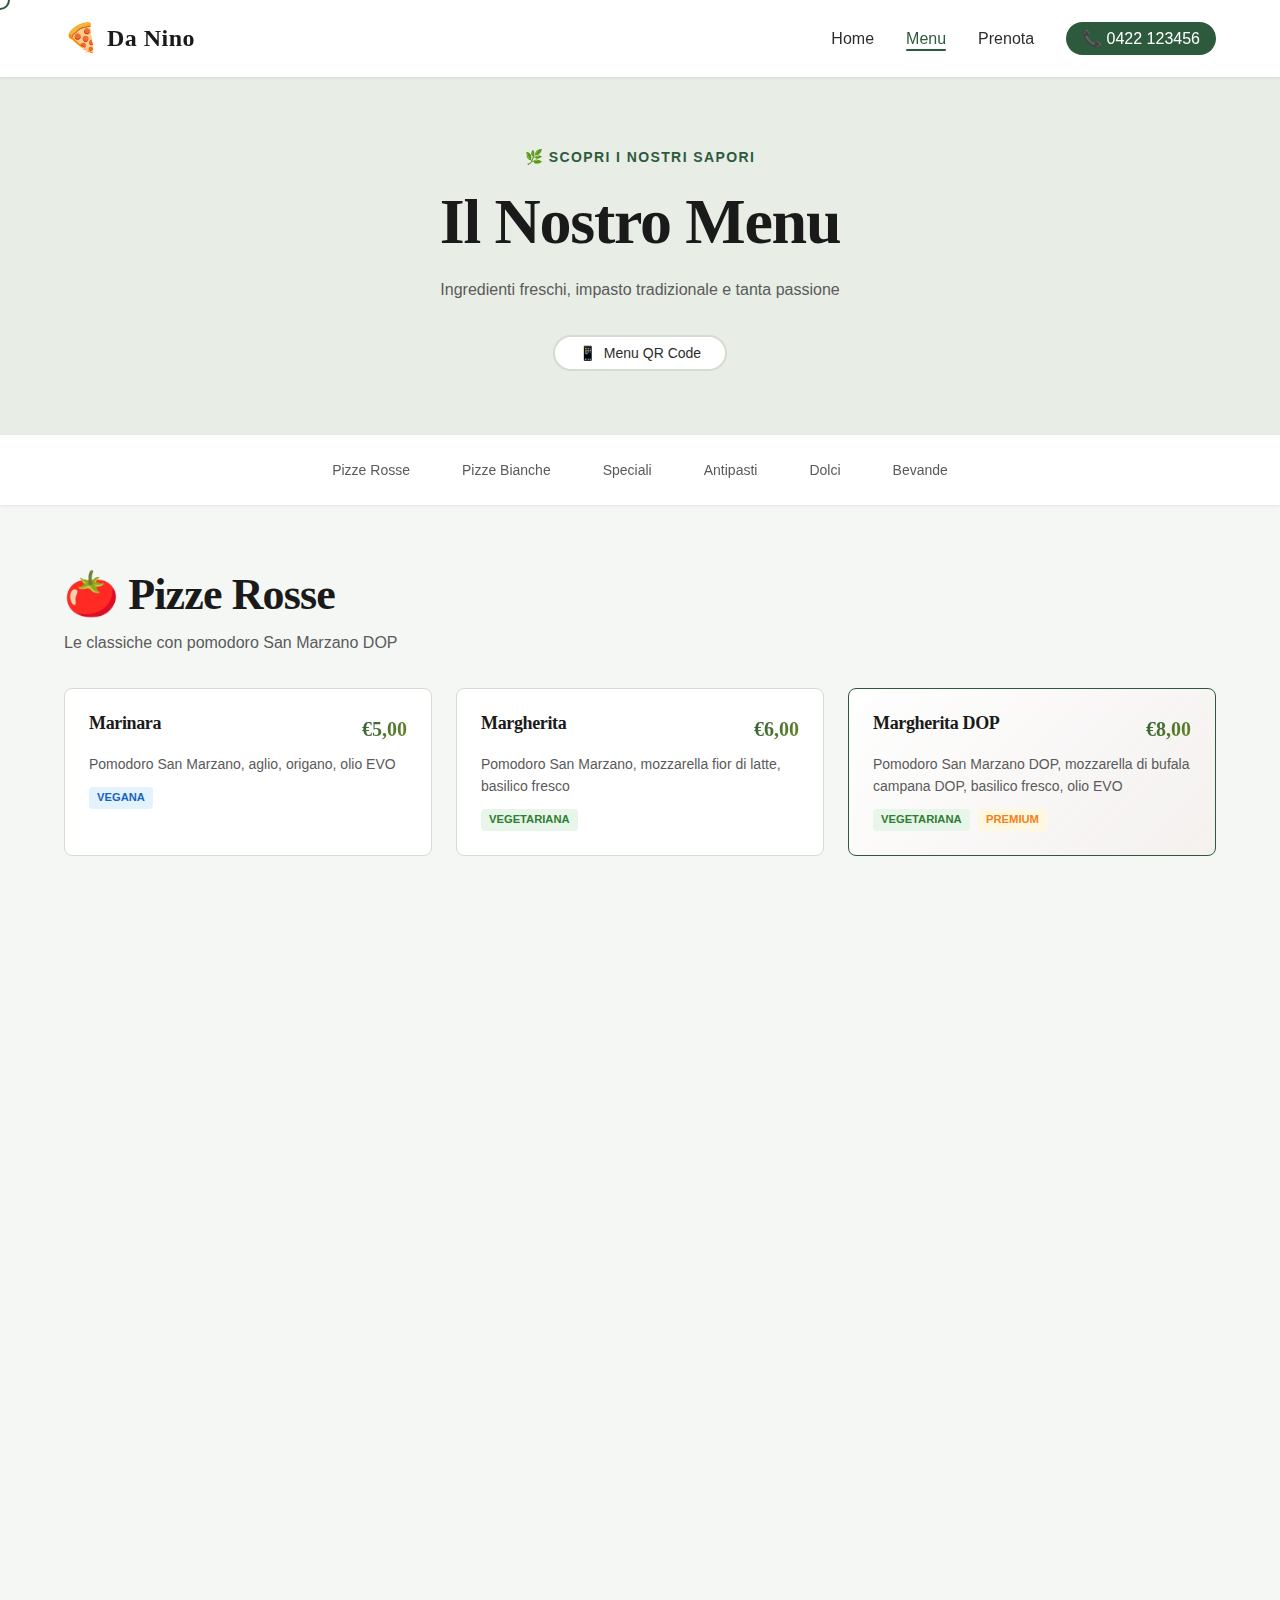
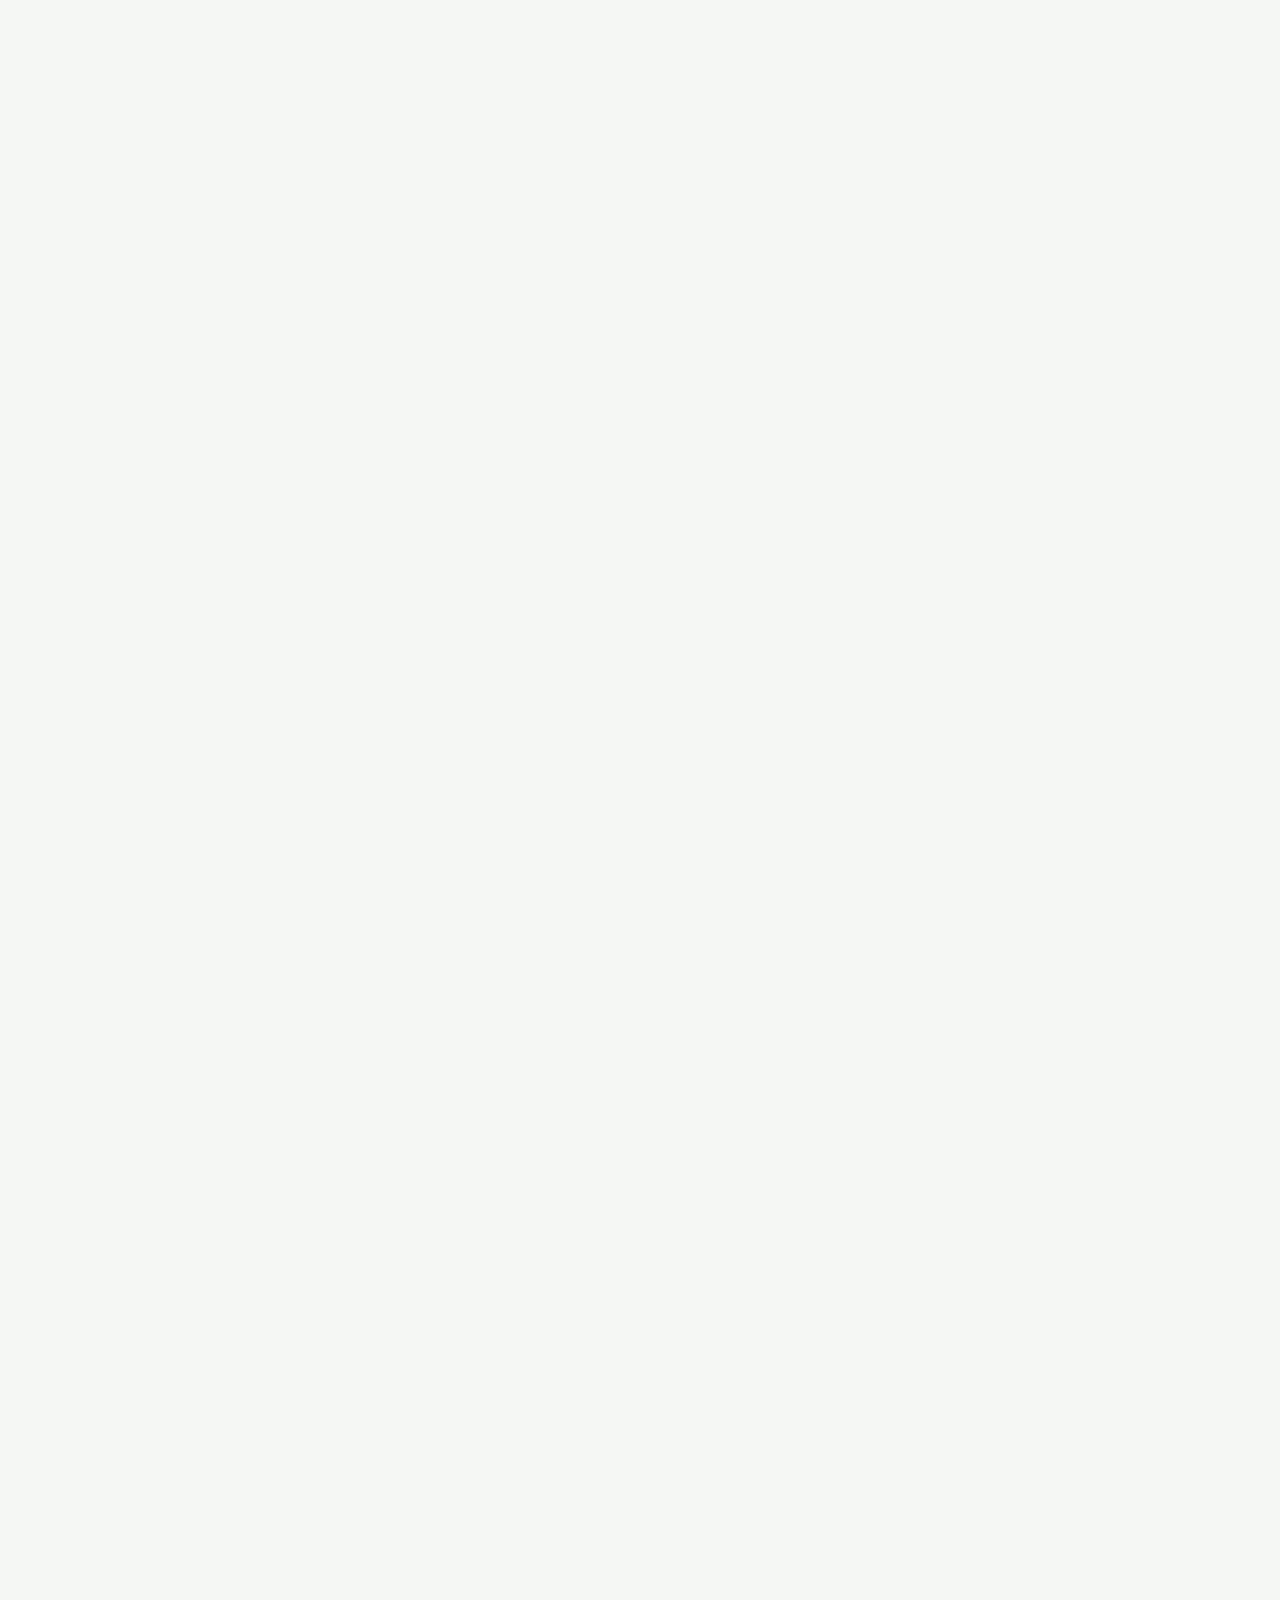
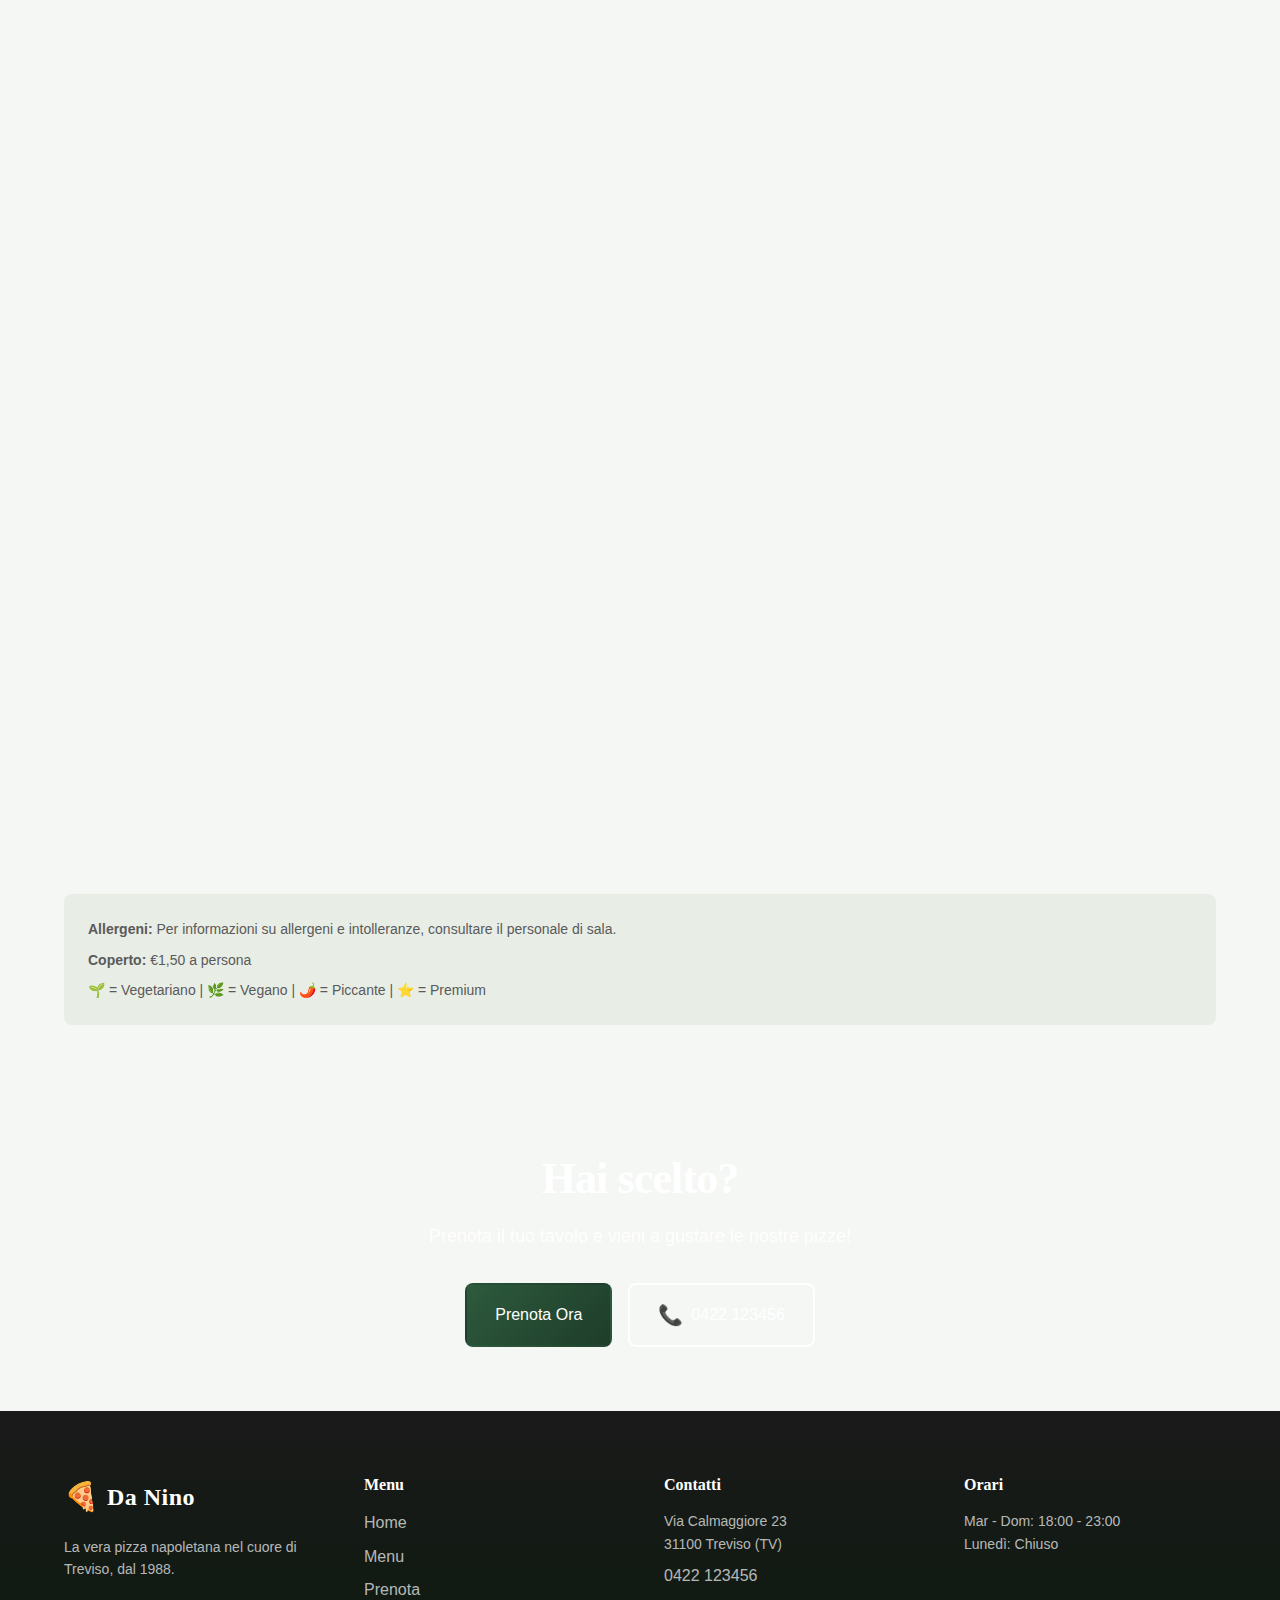
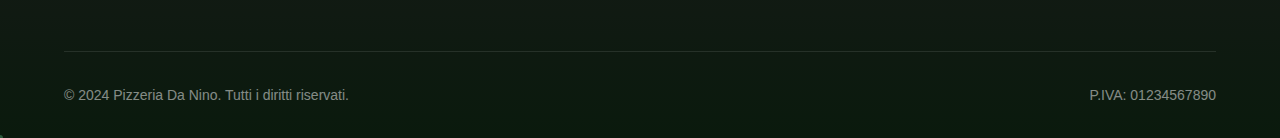
<file: menu.html>
<!DOCTYPE html>
<html lang="it">
<head>
    <meta charset="UTF-8">
    <meta name="viewport" content="width=device-width, initial-scale=1.0">
    <title>Menu | Pizzeria Da Nino - Treviso</title>
    <meta name="description" content="Scopri il menu della Pizzeria Da Nino: pizze rosse, bianche, speciali, antipasti, dolci e bevande. Prezzi e ingredienti.">
    <link rel="preconnect" href="https://fonts.googleapis.com">
    <link rel="preconnect" href="https://fonts.gstatic.com" crossorigin>
    <link href="https://fonts.googleapis.com/css2?family=Playfair+Display:wght@400;600;700&family=Inter:wght@300;400;500;600&display=swap" rel="stylesheet">
    <link rel="stylesheet" href="css/style.css">
</head>
<body>
    <!-- Navigation -->
    <nav class="navbar navbar-light">
        <div class="container">
            <a href="index.html" class="logo">
                <span class="logo-icon">🍕</span>
                <span class="logo-text">Da Nino</span>
            </a>
            <button class="nav-toggle" aria-label="Toggle menu">
                <span></span>
                <span></span>
                <span></span>
            </button>
            <ul class="nav-menu">
                <li><a href="index.html">Home</a></li>
                <li><a href="menu.html" class="active">Menu</a></li>
                <li><a href="prenota.html">Prenota</a></li>
                <li><a href="tel:+390422123456" class="nav-phone">📞 0422 123456</a></li>
            </ul>
        </div>
    </nav>

    <!-- Page Header -->
    <section class="page-header">
        <div class="container">
            <span class="section-label">Scopri i Nostri Sapori</span>
            <h1>Il Nostro Menu</h1>
            <p>Ingredienti freschi, impasto tradizionale e tanta passione</p>

            <!-- QR Code for Mobile Menu -->
            <div class="qr-menu" id="qrMenu">
                <button class="qr-toggle" id="qrToggle">
                    <span>📱</span> Menu QR Code
                </button>
                <div class="qr-popup" id="qrPopup">
                    <div class="qr-content">
                        <h4>Scansiona per il Menu Mobile</h4>
                        <div class="qr-code" id="qrCode"></div>
                        <p>Inquadra il QR code con la fotocamera del tuo smartphone</p>
                        <button class="qr-close" id="qrClose">Chiudi</button>
                    </div>
                </div>
            </div>
        </div>
    </section>

    <!-- Menu Navigation -->
    <div class="menu-nav-wrapper">
        <nav class="menu-nav">
            <div class="container">
                <ul class="menu-tabs">
                    <li><a href="#pizze-rosse" class="active">Pizze Rosse</a></li>
                    <li><a href="#pizze-bianche">Pizze Bianche</a></li>
                    <li><a href="#pizze-speciali">Speciali</a></li>
                    <li><a href="#antipasti">Antipasti</a></li>
                    <li><a href="#dolci">Dolci</a></li>
                    <li><a href="#bevande">Bevande</a></li>
                </ul>
            </div>
        </nav>
    </div>

    <!-- Menu Content -->
    <main class="menu-content">
        <div class="container">

            <!-- Pizze Rosse -->
            <section class="menu-section" id="pizze-rosse">
                <div class="menu-section-header">
                    <h2>🍅 Pizze Rosse</h2>
                    <p>Le classiche con pomodoro San Marzano DOP</p>
                </div>
                <div class="menu-grid">
                    <div class="menu-item">
                        <div class="menu-item-header">
                            <h3>Marinara</h3>
                            <span class="price">€5,00</span>
                        </div>
                        <p class="ingredients">Pomodoro San Marzano, aglio, origano, olio EVO</p>
                        <span class="tag tag-vegan">Vegana</span>
                    </div>
                    <div class="menu-item">
                        <div class="menu-item-header">
                            <h3>Margherita</h3>
                            <span class="price">€6,00</span>
                        </div>
                        <p class="ingredients">Pomodoro San Marzano, mozzarella fior di latte, basilico fresco</p>
                        <span class="tag tag-vegetarian">Vegetariana</span>
                    </div>
                    <div class="menu-item featured">
                        <div class="menu-item-header">
                            <h3>Margherita DOP</h3>
                            <span class="price">€8,00</span>
                        </div>
                        <p class="ingredients">Pomodoro San Marzano DOP, mozzarella di bufala campana DOP, basilico fresco, olio EVO</p>
                        <span class="tag tag-vegetarian">Vegetariana</span>
                        <span class="tag tag-premium">Premium</span>
                    </div>
                    <div class="menu-item">
                        <div class="menu-item-header">
                            <h3>Napoli</h3>
                            <span class="price">€7,00</span>
                        </div>
                        <p class="ingredients">Pomodoro, mozzarella, acciughe del Cantabrico, capperi, origano</p>
                    </div>
                    <div class="menu-item">
                        <div class="menu-item-header">
                            <h3>Diavola</h3>
                            <span class="price">€8,00</span>
                        </div>
                        <p class="ingredients">Pomodoro, mozzarella, salame piccante calabrese, peperoncino fresco</p>
                        <span class="tag tag-spicy">🌶️ Piccante</span>
                    </div>
                    <div class="menu-item">
                        <div class="menu-item-header">
                            <h3>Capricciosa</h3>
                            <span class="price">€9,00</span>
                        </div>
                        <p class="ingredients">Pomodoro, mozzarella, prosciutto cotto, funghi champignon, carciofi, olive</p>
                    </div>
                    <div class="menu-item">
                        <div class="menu-item-header">
                            <h3>Quattro Stagioni</h3>
                            <span class="price">€9,50</span>
                        </div>
                        <p class="ingredients">Pomodoro, mozzarella, prosciutto, funghi, carciofi, olive (divisa in quattro sezioni)</p>
                    </div>
                    <div class="menu-item">
                        <div class="menu-item-header">
                            <h3>Tonno e Cipolla</h3>
                            <span class="price">€8,50</span>
                        </div>
                        <p class="ingredients">Pomodoro, mozzarella, tonno sott'olio, cipolla rossa di Tropea</p>
                    </div>
                </div>
            </section>

            <!-- Pizze Bianche -->
            <section class="menu-section" id="pizze-bianche">
                <div class="menu-section-header">
                    <h2>🧀 Pizze Bianche</h2>
                    <p>Senza pomodoro, cremose e saporite</p>
                </div>
                <div class="menu-grid">
                    <div class="menu-item">
                        <div class="menu-item-header">
                            <h3>Quattro Formaggi</h3>
                            <span class="price">€9,00</span>
                        </div>
                        <p class="ingredients">Mozzarella, gorgonzola DOP, parmigiano reggiano, fontina valdostana</p>
                        <span class="tag tag-vegetarian">Vegetariana</span>
                    </div>
                    <div class="menu-item">
                        <div class="menu-item-header">
                            <h3>Patate e Rosmarino</h3>
                            <span class="price">€7,50</span>
                        </div>
                        <p class="ingredients">Crema di patate, mozzarella, patate a fettine, rosmarino fresco, olio EVO</p>
                        <span class="tag tag-vegetarian">Vegetariana</span>
                    </div>
                    <div class="menu-item">
                        <div class="menu-item-header">
                            <h3>Porcini</h3>
                            <span class="price">€11,00</span>
                        </div>
                        <p class="ingredients">Crema di funghi, mozzarella, funghi porcini, prezzemolo, aglio</p>
                        <span class="tag tag-vegetarian">Vegetariana</span>
                    </div>
                    <div class="menu-item featured">
                        <div class="menu-item-header">
                            <h3>Burrata e Crudo</h3>
                            <span class="price">€12,00</span>
                        </div>
                        <p class="ingredients">Base bianca, burrata pugliese, prosciutto crudo San Daniele, rucola, pomodorini</p>
                        <span class="tag tag-premium">Premium</span>
                    </div>
                </div>
            </section>

            <!-- Pizze Speciali -->
            <section class="menu-section" id="pizze-speciali">
                <div class="menu-section-header">
                    <h2>⭐ Le Speciali del Nonno</h2>
                    <p>Creazioni esclusive della casa</p>
                </div>
                <div class="menu-grid">
                    <div class="menu-item featured">
                        <div class="menu-item-header">
                            <h3>La Nino</h3>
                            <span class="price">€12,00</span>
                        </div>
                        <p class="ingredients">Crema di zucca, salsiccia veneta, provola affumicata, noci caramellate</p>
                        <span class="tag tag-special">🏆 Signature</span>
                    </div>
                    <div class="menu-item">
                        <div class="menu-item-header">
                            <h3>Trevigiana</h3>
                            <span class="price">€11,00</span>
                        </div>
                        <p class="ingredients">Radicchio rosso di Treviso IGP, gorgonzola, speck Alto Adige, noci</p>
                        <span class="tag tag-special">Locale</span>
                    </div>
                    <div class="menu-item featured">
                        <div class="menu-item-header">
                            <h3>Tartufata</h3>
                            <span class="price">€14,00</span>
                        </div>
                        <p class="ingredients">Crema di tartufo nero, mozzarella di bufala, pancetta croccante, rucola, scaglie di parmigiano</p>
                        <span class="tag tag-premium">Premium</span>
                    </div>
                    <div class="menu-item">
                        <div class="menu-item-header">
                            <h3>Ortolana</h3>
                            <span class="price">€10,00</span>
                        </div>
                        <p class="ingredients">Pomodoro, mozzarella, zucchine grigliate, melanzane, peperoni, pomodorini</p>
                        <span class="tag tag-vegetarian">Vegetariana</span>
                    </div>
                    <div class="menu-item">
                        <div class="menu-item-header">
                            <h3>Salmone e Avocado</h3>
                            <span class="price">€13,00</span>
                        </div>
                        <p class="ingredients">Base bianca, salmone affumicato norvegese, avocado, philadelphia, erba cipollina</p>
                    </div>
                    <div class="menu-item">
                        <div class="menu-item-header">
                            <h3>Nduja e Stracciatella</h3>
                            <span class="price">€11,50</span>
                        </div>
                        <p class="ingredients">Pomodoro, stracciatella pugliese, nduja calabrese, basilico fresco</p>
                        <span class="tag tag-spicy">🌶️ Piccante</span>
                    </div>
                </div>
            </section>

            <!-- Antipasti -->
            <section class="menu-section" id="antipasti">
                <div class="menu-section-header">
                    <h2>🥗 Antipasti</h2>
                    <p>Per iniziare con gusto</p>
                </div>
                <div class="menu-grid menu-grid-compact">
                    <div class="menu-item">
                        <div class="menu-item-header">
                            <h3>Bruschette Miste (4 pz)</h3>
                            <span class="price">€6,00</span>
                        </div>
                        <p class="ingredients">Pomodoro fresco, nduja, crema di carciofi, lardo di Colonnata</p>
                    </div>
                    <div class="menu-item">
                        <div class="menu-item-header">
                            <h3>Tagliere Salumi</h3>
                            <span class="price">€12,00</span>
                        </div>
                        <p class="ingredients">Prosciutto crudo, coppa, salame nostrano, soppressa veneta, giardiniera</p>
                    </div>
                    <div class="menu-item">
                        <div class="menu-item-header">
                            <h3>Tagliere Formaggi</h3>
                            <span class="price">€10,00</span>
                        </div>
                        <p class="ingredients">Selezione di formaggi locali con miele e confettura di fichi</p>
                        <span class="tag tag-vegetarian">Vegetariano</span>
                    </div>
                    <div class="menu-item">
                        <div class="menu-item-header">
                            <h3>Fritto Misto</h3>
                            <span class="price">€8,00</span>
                        </div>
                        <p class="ingredients">Olive ascolane, mozzarelline, zucchine, fiori di zucca (stagionale)</p>
                        <span class="tag tag-vegetarian">Vegetariano</span>
                    </div>
                    <div class="menu-item">
                        <div class="menu-item-header">
                            <h3>Caprese</h3>
                            <span class="price">€8,00</span>
                        </div>
                        <p class="ingredients">Mozzarella di bufala, pomodoro cuore di bue, basilico, olio EVO</p>
                        <span class="tag tag-vegetarian">Vegetariano</span>
                    </div>
                    <div class="menu-item">
                        <div class="menu-item-header">
                            <h3>Focaccia al Rosmarino</h3>
                            <span class="price">€4,00</span>
                        </div>
                        <p class="ingredients">Focaccia calda con rosmarino e sale grosso</p>
                        <span class="tag tag-vegan">Vegana</span>
                    </div>
                </div>
            </section>

            <!-- Dolci -->
            <section class="menu-section" id="dolci">
                <div class="menu-section-header">
                    <h2>🍰 Dolci</h2>
                    <p>Il finale perfetto</p>
                </div>
                <div class="menu-grid menu-grid-compact">
                    <div class="menu-item">
                        <div class="menu-item-header">
                            <h3>Tiramisù della Casa</h3>
                            <span class="price">€5,00</span>
                        </div>
                        <p class="ingredients">Ricetta tradizionale con mascarpone, savoiardi e caffè</p>
                    </div>
                    <div class="menu-item">
                        <div class="menu-item-header">
                            <h3>Panna Cotta</h3>
                            <span class="price">€4,50</span>
                        </div>
                        <p class="ingredients">Con coulis di frutti di bosco</p>
                    </div>
                    <div class="menu-item">
                        <div class="menu-item-header">
                            <h3>Nutella Pizza</h3>
                            <span class="price">€6,00</span>
                        </div>
                        <p class="ingredients">Pizza dolce con Nutella, fragole e zucchero a velo</p>
                    </div>
                    <div class="menu-item">
                        <div class="menu-item-header">
                            <h3>Sorbetto al Limone</h3>
                            <span class="price">€4,00</span>
                        </div>
                        <p class="ingredients">Limoni di Sorrento, servito nella scorza</p>
                        <span class="tag tag-vegan">Vegano</span>
                    </div>
                </div>
            </section>

            <!-- Bevande -->
            <section class="menu-section" id="bevande">
                <div class="menu-section-header">
                    <h2>🍷 Bevande</h2>
                    <p>Per accompagnare la tua pizza</p>
                </div>
                <div class="menu-grid menu-grid-compact">
                    <div class="menu-item">
                        <div class="menu-item-header">
                            <h3>Acqua (1L)</h3>
                            <span class="price">€2,00</span>
                        </div>
                        <p class="ingredients">Naturale o frizzante</p>
                    </div>
                    <div class="menu-item">
                        <div class="menu-item-header">
                            <h3>Coca-Cola / Fanta / Sprite</h3>
                            <span class="price">€3,00</span>
                        </div>
                        <p class="ingredients">33cl in vetro</p>
                    </div>
                    <div class="menu-item">
                        <div class="menu-item-header">
                            <h3>Birra Moretti (33cl)</h3>
                            <span class="price">€4,00</span>
                        </div>
                        <p class="ingredients">Lager italiana alla spina</p>
                    </div>
                    <div class="menu-item">
                        <div class="menu-item-header">
                            <h3>Birra Artigianale (50cl)</h3>
                            <span class="price">€6,00</span>
                        </div>
                        <p class="ingredients">Selezione rotante di birrifici locali</p>
                    </div>
                    <div class="menu-item">
                        <div class="menu-item-header">
                            <h3>Prosecco DOC (calice)</h3>
                            <span class="price">€4,00</span>
                        </div>
                        <p class="ingredients">Valdobbiadene extra dry</p>
                    </div>
                    <div class="menu-item">
                        <div class="menu-item-header">
                            <h3>Prosecco DOC (bottiglia)</h3>
                            <span class="price">€15,00</span>
                        </div>
                        <p class="ingredients">Valdobbiadene extra dry 75cl</p>
                    </div>
                    <div class="menu-item">
                        <div class="menu-item-header">
                            <h3>Vino Rosso della Casa</h3>
                            <span class="price">€12,00</span>
                        </div>
                        <p class="ingredients">Merlot Veneto IGT - Bottiglia 75cl</p>
                    </div>
                    <div class="menu-item">
                        <div class="menu-item-header">
                            <h3>Caffè Espresso</h3>
                            <span class="price">€1,50</span>
                        </div>
                        <p class="ingredients">Miscela arabica 100%</p>
                    </div>
                    <div class="menu-item">
                        <div class="menu-item-header">
                            <h3>Amaro / Limoncello</h3>
                            <span class="price">€3,50</span>
                        </div>
                        <p class="ingredients">Digestivi della casa</p>
                    </div>
                </div>
            </section>

            <!-- Menu Notes -->
            <div class="menu-notes">
                <p><strong>Allergeni:</strong> Per informazioni su allergeni e intolleranze, consultare il personale di sala.</p>
                <p><strong>Coperto:</strong> €1,50 a persona</p>
                <p>🌱 = Vegetariano | 🌿 = Vegano | 🌶️ = Piccante | ⭐ = Premium</p>
            </div>

        </div>
    </main>

    <!-- CTA -->
    <section class="cta-section cta-compact">
        <div class="container">
            <div class="cta-content">
                <h2>Hai scelto?</h2>
                <p>Prenota il tuo tavolo e vieni a gustare le nostre pizze!</p>
                <div class="cta-buttons">
                    <a href="prenota.html" class="btn btn-primary">Prenota Ora</a>
                    <a href="tel:+390422123456" class="btn btn-outline">
                        <span class="btn-icon">📞</span>
                        0422 123456
                    </a>
                </div>
            </div>
        </div>
    </section>

    <!-- Footer -->
    <footer class="footer">
        <div class="container">
            <div class="footer-grid">
                <div class="footer-brand">
                    <a href="index.html" class="logo">
                        <span class="logo-icon">🍕</span>
                        <span class="logo-text">Da Nino</span>
                    </a>
                    <p>La vera pizza napoletana nel cuore di Treviso, dal 1988.</p>
                </div>
                <div class="footer-links">
                    <h4>Menu</h4>
                    <ul>
                        <li><a href="index.html">Home</a></li>
                        <li><a href="menu.html">Menu</a></li>
                        <li><a href="prenota.html">Prenota</a></li>
                    </ul>
                </div>
                <div class="footer-contact">
                    <h4>Contatti</h4>
                    <address>
                        Via Calmaggiore 23<br>
                        31100 Treviso (TV)
                    </address>
                    <a href="tel:+390422123456">0422 123456</a>
                </div>
                <div class="footer-hours">
                    <h4>Orari</h4>
                    <p>Mar - Dom: 18:00 - 23:00</p>
                    <p>Lunedì: Chiuso</p>
                </div>
            </div>
            <div class="footer-bottom">
                <p>&copy; 2024 Pizzeria Da Nino. Tutti i diritti riservati.</p>
                <p>P.IVA: 01234567890</p>
            </div>
        </div>
    </footer>

    <script src="js/main.js"></script>
</body>
</html>
</file>
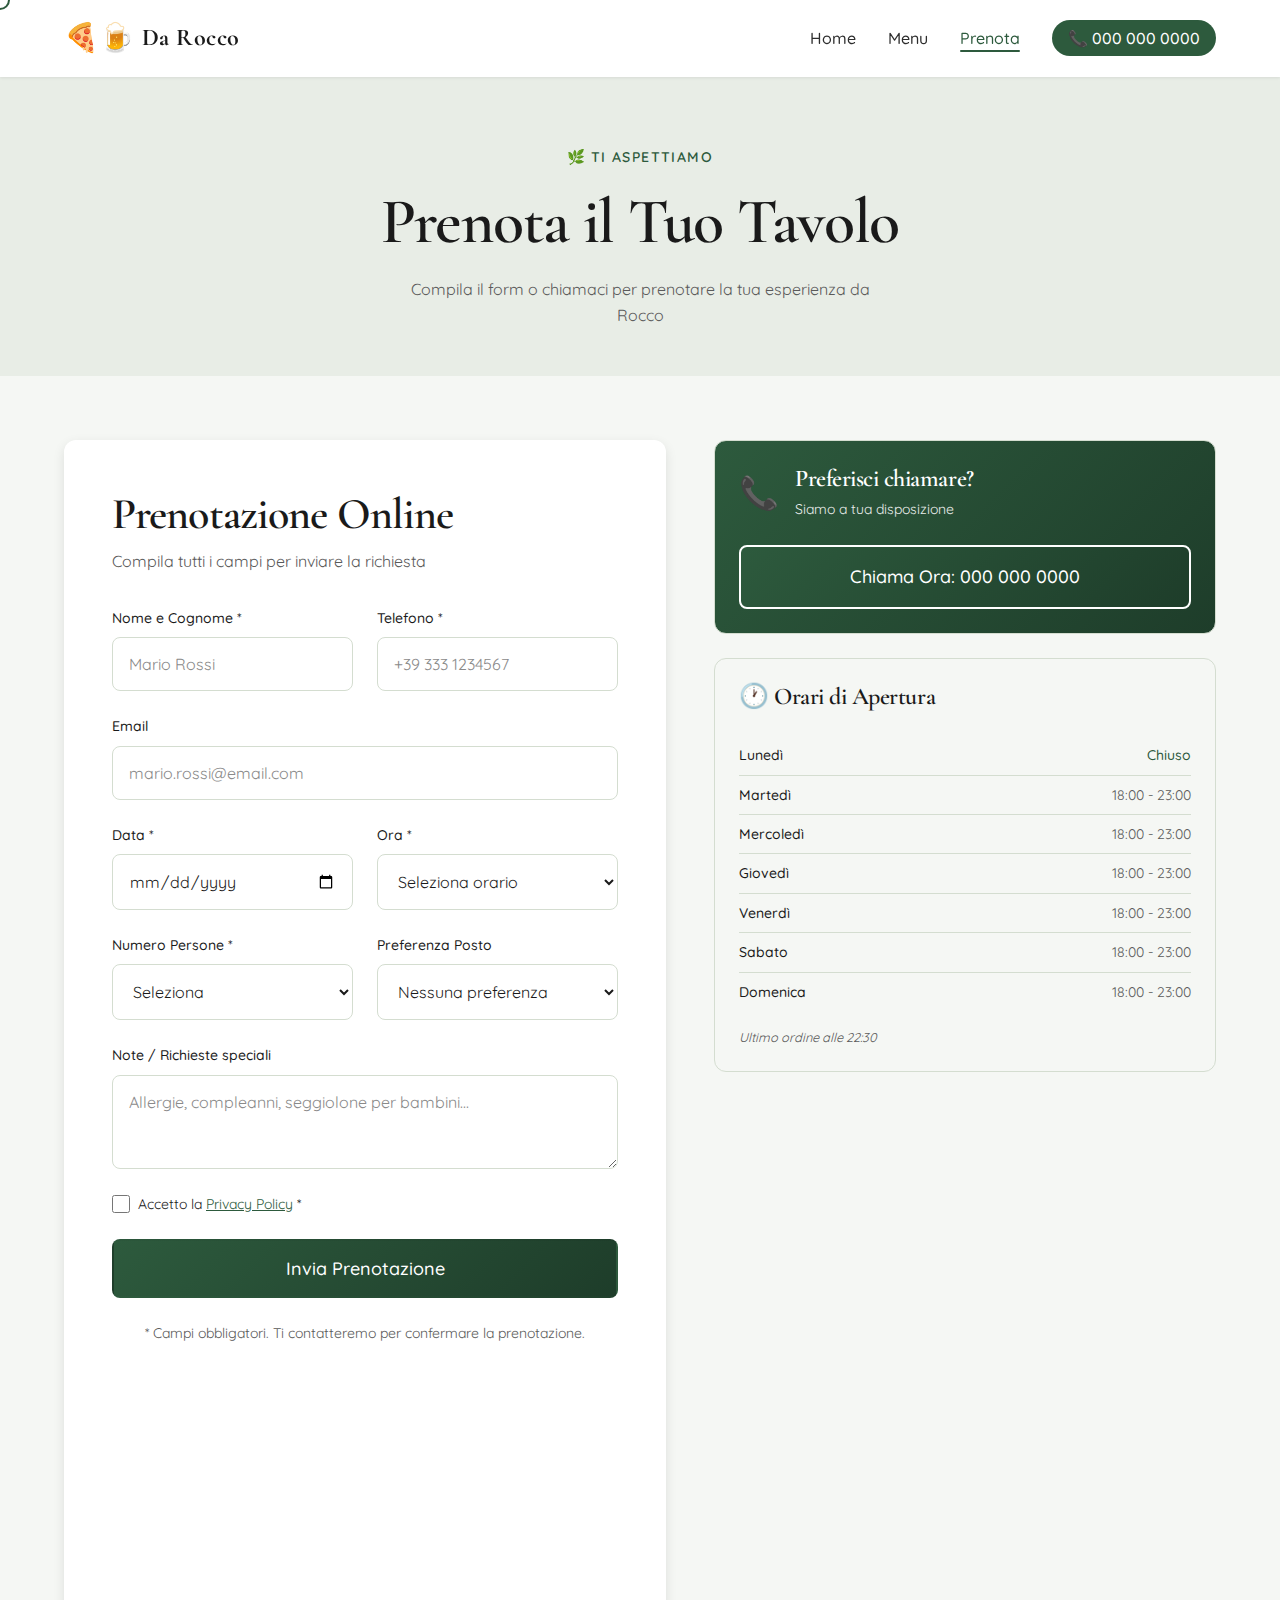
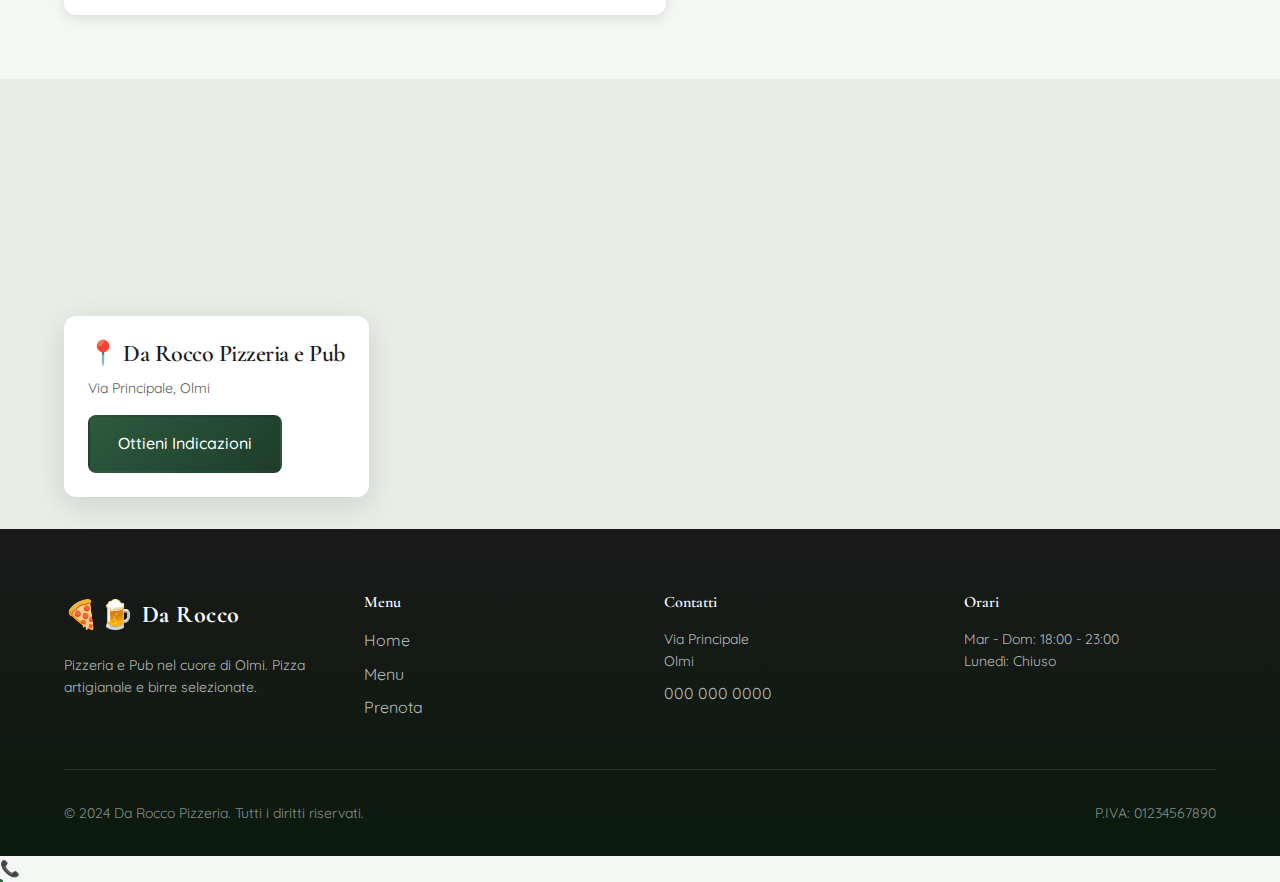
<file: prenota.html>
<!DOCTYPE html>
<html lang="it">
<head>
    <meta charset="UTF-8">
    <meta name="viewport" content="width=device-width, initial-scale=1.0">
    <title>Prenota | Da Rocco Pizzeria e Pub - Olmi</title>
    <meta name="description" content="Prenota il tuo tavolo a Da Rocco Pizzeria e Pub a Olmi. Form di prenotazione online, mappa e contatti.">
    <link rel="preconnect" href="https://fonts.googleapis.com">
    <link rel="preconnect" href="https://fonts.gstatic.com" crossorigin>
    <link href="https://fonts.googleapis.com/css2?family=Cormorant+Garamond:wght@400;500;600;700&family=Quicksand:wght@300;400;500;600;700&display=swap" rel="stylesheet">
    <link rel="stylesheet" href="css/style.css">
</head>
<body>
    <!-- Navigation -->
    <nav class="navbar navbar-light">
        <div class="container">
            <a href="index.html" class="logo">
                <span class="logo-icon">🍕🍺</span>
                <span class="logo-text">Da Rocco</span>
            </a>
            <button class="nav-toggle" aria-label="Toggle menu">
                <span></span>
                <span></span>
                <span></span>
            </button>
            <ul class="nav-menu">
                <li><a href="index.html">Home</a></li>
                <li><a href="menu.html">Menu</a></li>
                <li><a href="prenota.html" class="active">Prenota</a></li>
                <li><a href="tel:+390000000000" class="nav-phone">📞 000 000 0000</a></li>
            </ul>
        </div>
    </nav>

    <!-- Page Header -->
    <section class="page-header page-header-compact">
        <div class="container">
            <span class="section-label">Ti Aspettiamo</span>
            <h1>Prenota il Tuo Tavolo</h1>
            <p>Compila il form o chiamaci per prenotare la tua esperienza da Rocco</p>
        </div>
    </section>

    <!-- Booking Section -->
    <section class="booking-section">
        <div class="container">
            <div class="booking-grid">

                <!-- Booking Form -->
                <div class="booking-form-wrapper">
                    <div class="form-header">
                        <h2>Prenotazione Online</h2>
                        <p>Compila tutti i campi per inviare la richiesta</p>
                    </div>

                    <form class="booking-form" id="bookingForm">
                        <div class="form-row">
                            <div class="form-group">
                                <label for="name">Nome e Cognome *</label>
                                <input type="text" id="name" name="name" required placeholder="Mario Rossi">
                            </div>
                            <div class="form-group">
                                <label for="phone">Telefono *</label>
                                <input type="tel" id="phone" name="phone" required placeholder="+39 333 1234567">
                            </div>
                        </div>

                        <div class="form-group">
                            <label for="email">Email</label>
                            <input type="email" id="email" name="email" placeholder="mario.rossi@email.com">
                        </div>

                        <div class="form-row">
                            <div class="form-group">
                                <label for="date">Data *</label>
                                <input type="date" id="date" name="date" required>
                            </div>
                            <div class="form-group">
                                <label for="time">Ora *</label>
                                <select id="time" name="time" required>
                                    <option value="">Seleziona orario</option>
                                    <option value="18:00">18:00</option>
                                    <option value="18:30">18:30</option>
                                    <option value="19:00">19:00</option>
                                    <option value="19:30">19:30</option>
                                    <option value="20:00">20:00</option>
                                    <option value="20:30">20:30</option>
                                    <option value="21:00">21:00</option>
                                    <option value="21:30">21:30</option>
                                    <option value="22:00">22:00</option>
                                    <option value="22:30">22:30</option>
                                </select>
                            </div>
                        </div>

                        <div class="form-row">
                            <div class="form-group">
                                <label for="guests">Numero Persone *</label>
                                <select id="guests" name="guests" required>
                                    <option value="">Seleziona</option>
                                    <option value="1">1 persona</option>
                                    <option value="2">2 persone</option>
                                    <option value="3">3 persone</option>
                                    <option value="4">4 persone</option>
                                    <option value="5">5 persone</option>
                                    <option value="6">6 persone</option>
                                    <option value="7">7 persone</option>
                                    <option value="8">8 persone</option>
                                    <option value="9+">9+ persone</option>
                                </select>
                            </div>
                            <div class="form-group">
                                <label for="seating">Preferenza Posto</label>
                                <select id="seating" name="seating">
                                    <option value="nessuna">Nessuna preferenza</option>
                                    <option value="interno">Interno</option>
                                    <option value="esterno">Esterno (se disponibile)</option>
                                    <option value="privato">Tavolo privato</option>
                                </select>
                            </div>
                        </div>

                        <div class="form-group">
                            <label for="notes">Note / Richieste speciali</label>
                            <textarea id="notes" name="notes" rows="3" placeholder="Allergie, compleanni, seggiolone per bambini..."></textarea>
                        </div>

                        <div class="form-group form-checkbox">
                            <input type="checkbox" id="privacy" name="privacy" required>
                            <label for="privacy">Accetto la <a href="#" target="_blank">Privacy Policy</a> *</label>
                        </div>

                        <button type="submit" class="btn btn-primary btn-large btn-block">
                            Invia Prenotazione
                        </button>

                        <p class="form-note">* Campi obbligatori. Ti contatteremo per confermare la prenotazione.</p>
                    </form>

                    <!-- Success Message (hidden by default) -->
                    <div class="form-success" id="formSuccess" style="display: none;">
                        <div class="success-icon">✅</div>
                        <h3>Prenotazione Inviata!</h3>
                        <p>Grazie per aver scelto Da Rocco Pizzeria. Ti contatteremo a breve per confermare la tua prenotazione.</p>
                        <button class="btn btn-secondary" onclick="resetForm()">Nuova Prenotazione</button>
                    </div>
                </div>

                <!-- Contact Info & Map -->
                <div class="booking-info">

                    <!-- Quick Call -->
                    <div class="info-card call-card">
                        <div class="call-header">
                            <span class="call-icon">📞</span>
                            <div>
                                <h3>Preferisci chiamare?</h3>
                                <p>Siamo a tua disposizione</p>
                            </div>
                        </div>
                        <a href="tel:+390000000000" class="btn btn-primary btn-large btn-block call-button">
                            Chiama Ora: 000 000 0000
                        </a>
                    </div>

                    <!-- Hours -->
                    <div class="info-card">
                        <h3>🕐 Orari di Apertura</h3>
                        <ul class="hours-list">
                            <li>
                                <span class="day">Lunedì</span>
                                <span class="time closed">Chiuso</span>
                            </li>
                            <li>
                                <span class="day">Martedì</span>
                                <span class="time">18:00 - 23:00</span>
                            </li>
                            <li>
                                <span class="day">Mercoledì</span>
                                <span class="time">18:00 - 23:00</span>
                            </li>
                            <li>
                                <span class="day">Giovedì</span>
                                <span class="time">18:00 - 23:00</span>
                            </li>
                            <li>
                                <span class="day">Venerdì</span>
                                <span class="time">18:00 - 23:00</span>
                            </li>
                            <li>
                                <span class="day">Sabato</span>
                                <span class="time">18:00 - 23:00</span>
                            </li>
                            <li>
                                <span class="day">Domenica</span>
                                <span class="time">18:00 - 23:00</span>
                            </li>
                        </ul>
                        <p class="note">Ultimo ordine alle 22:30</p>
                    </div>

                    <!-- Location -->
                    <div class="info-card">
                        <h3>📍 Dove Siamo</h3>
                        <address>
                            <strong>Da Rocco Pizzeria e Pub</strong><br>
                            Via Principale<br>
                            Olmi<br>
                            Italia
                        </address>
                        <div class="directions-links">
                            <a href="https://www.google.com/maps/dir/?api=1&destination=Olmi+Italia" target="_blank" class="btn btn-secondary btn-small">
                                🗺️ Indicazioni Stradali
                            </a>
                        </div>
                    </div>

                    <!-- Contact -->
                    <div class="info-card">
                        <h3>✉️ Contatti</h3>
                        <ul class="contact-list">
                            <li>
                                <a href="tel:+390000000000">📞 000 000 0000</a>
                            </li>
                            <li>
                                <a href="mailto:info@daroccopizzeria.it">📧 info@daroccopizzeria.it</a>
                            </li>
                        </ul>
                        <div class="social-links">
                            <a href="#" aria-label="Facebook" class="social-link">
                                <svg width="20" height="20" viewBox="0 0 24 24" fill="currentColor"><path d="M24 12.073c0-6.627-5.373-12-12-12s-12 5.373-12 12c0 5.99 4.388 10.954 10.125 11.854v-8.385H7.078v-3.47h3.047V9.43c0-3.007 1.792-4.669 4.533-4.669 1.312 0 2.686.235 2.686.235v2.953H15.83c-1.491 0-1.956.925-1.956 1.874v2.25h3.328l-.532 3.47h-2.796v8.385C19.612 23.027 24 18.062 24 12.073z"/></svg>
                            </a>
                            <a href="#" aria-label="Instagram" class="social-link">
                                <svg width="20" height="20" viewBox="0 0 24 24" fill="currentColor"><path d="M12 2.163c3.204 0 3.584.012 4.85.07 3.252.148 4.771 1.691 4.919 4.919.058 1.265.069 1.645.069 4.849 0 3.205-.012 3.584-.069 4.849-.149 3.225-1.664 4.771-4.919 4.919-1.266.058-1.644.07-4.85.07-3.204 0-3.584-.012-4.849-.07-3.26-.149-4.771-1.699-4.919-4.92-.058-1.265-.07-1.644-.07-4.849 0-3.204.013-3.583.07-4.849.149-3.227 1.664-4.771 4.919-4.919 1.266-.057 1.645-.069 4.849-.069zM12 0C8.741 0 8.333.014 7.053.072 2.695.272.273 2.69.073 7.052.014 8.333 0 8.741 0 12c0 3.259.014 3.668.072 4.948.2 4.358 2.618 6.78 6.98 6.98C8.333 23.986 8.741 24 12 24c3.259 0 3.668-.014 4.948-.072 4.354-.2 6.782-2.618 6.979-6.98.059-1.28.073-1.689.073-4.948 0-3.259-.014-3.667-.072-4.947-.196-4.354-2.617-6.78-6.979-6.98C15.668.014 15.259 0 12 0zm0 5.838a6.162 6.162 0 100 12.324 6.162 6.162 0 000-12.324zM12 16a4 4 0 110-8 4 4 0 010 8zm6.406-11.845a1.44 1.44 0 100 2.881 1.44 1.44 0 000-2.881z"/></svg>
                            </a>
                        </div>
                    </div>
                </div>
            </div>
        </div>
    </section>

    <!-- Map Section -->
    <section class="map-section">
        <div class="map-container">
            <iframe
                src="https://www.google.com/maps/embed?pb=!1m18!1m12!1m3!1d2790.5!2d12.2453!3d45.6676!2m3!1f0!2f0!3f0!3m2!1i1024!2i768!4f13.1!3m3!1m2!1s0x477942d8a5c4e9f9%3A0x4c4b3e7e2c1a9d8b!2sOlmi!5e0!3m2!1sit!2sit!4v1703980800000"
                width="100%"
                height="450"
                style="border:0;"
                allowfullscreen=""
                loading="lazy"
                referrerpolicy="no-referrer-when-downgrade"
                title="Mappa Da Rocco Pizzeria - Olmi">
            </iframe>
        </div>
        <div class="map-overlay">
            <div class="container">
                <div class="map-info-card">
                    <h3>📍 Da Rocco Pizzeria e Pub</h3>
                    <p>Via Principale, Olmi</p>
                    <a href="https://www.google.com/maps/dir/?api=1&destination=Olmi+Italia" target="_blank" class="btn btn-primary">
                        Ottieni Indicazioni
                    </a>
                </div>
            </div>
        </div>
    </section>

    <!-- Footer -->
    <footer class="footer">
        <div class="container">
            <div class="footer-grid">
                <div class="footer-brand">
                    <a href="index.html" class="logo">
                        <span class="logo-icon">🍕🍺</span>
                        <span class="logo-text">Da Rocco</span>
                    </a>
                    <p>Pizzeria e Pub nel cuore di Olmi. Pizza artigianale e birre selezionate.</p>
                </div>
                <div class="footer-links">
                    <h4>Menu</h4>
                    <ul>
                        <li><a href="index.html">Home</a></li>
                        <li><a href="menu.html">Menu</a></li>
                        <li><a href="prenota.html">Prenota</a></li>
                    </ul>
                </div>
                <div class="footer-contact">
                    <h4>Contatti</h4>
                    <address>
                        Via Principale<br>
                        Olmi
                    </address>
                    <a href="tel:+390000000000">000 000 0000</a>
                </div>
                <div class="footer-hours">
                    <h4>Orari</h4>
                    <p>Mar - Dom: 18:00 - 23:00</p>
                    <p>Lunedì: Chiuso</p>
                </div>
            </div>
            <div class="footer-bottom">
                <p>&copy; 2024 Da Rocco Pizzeria. Tutti i diritti riservati.</p>
                <p>P.IVA: 01234567890</p>
            </div>
        </div>
    </footer>

    <!-- Sticky Call Button -->
    <a href="tel:+390000000000" class="sticky-call-btn" aria-label="Chiama ora">
        <span class="call-icon-sticky">📞</span>
    </a>

    <script src="js/main.js"></script>
</body>
</html>
</file>
<file: css/style.css>
/* =====================================================
   DA ROCCO PIZZERIA E PUB - MAIN STYLESHEET
   Design: Modern Italian Pizzeria & Pub with warm traditional elements
   Colors: Brick red, cream, olive green, charcoal
   Location: Olmi
   ===================================================== */

/* =====================================================
   CSS VARIABLES
   ===================================================== */
:root {
    /* Primary Colors - Forest Green (elegante) */
    --color-primary: #2D5A3D;        /* Forest green */
    --color-primary-dark: #1E3D2A;   /* Dark forest green */
    --color-primary-light: #4A8B5C;  /* Light green */

    /* Secondary Colors */
    --color-secondary: #1A1A1A;      /* Near black */
    --color-secondary-light: #333333;

    /* Nature Accent Colors */
    --color-leaf: #4A8B5C;           /* Soft leaf green */
    --color-moss: #6B8E23;           /* Olive drab */
    --color-sage: #9DC183;           /* Sage green */
    --color-mint: #B8D4B8;           /* Pale green */

    /* Neutral Colors */
    --color-cream: #F5F7F4;          /* Light sage background */
    --color-cream-dark: #E8EDE6;
    --color-white: #FFFFFF;
    --color-charcoal: #1A1A1A;       /* Near black */
    --color-gray-dark: #2D2D2D;
    --color-gray: #5A5A5A;
    --color-gray-light: #8A8A8A;
    --color-border: #D4DDD0;

    /* Accent Colors */
    --color-gold: #8FBC8F;           /* Dark sea green accent */
    --color-success: #4CAF50;
    --color-warning: #FF9800;
    --color-error: #F44336;

    /* Typography - Nature inspired */
    --font-display: 'Cormorant Garamond', Georgia, serif;
    --font-body: 'Quicksand', -apple-system, BlinkMacSystemFont, sans-serif;

    /* Spacing */
    --space-xs: 0.25rem;
    --space-sm: 0.5rem;
    --space-md: 1rem;
    --space-lg: 1.5rem;
    --space-xl: 2rem;
    --space-2xl: 3rem;
    --space-3xl: 4rem;
    --space-4xl: 6rem;

    /* Border Radius */
    --radius-sm: 4px;
    --radius-md: 8px;
    --radius-lg: 12px;
    --radius-xl: 20px;
    --radius-full: 9999px;

    /* Shadows */
    --shadow-sm: 0 1px 3px rgba(0,0,0,0.08);
    --shadow-md: 0 4px 12px rgba(0,0,0,0.1);
    --shadow-lg: 0 8px 30px rgba(0,0,0,0.12);
    --shadow-xl: 0 20px 60px rgba(0,0,0,0.15);

    /* Transitions */
    --transition-fast: 150ms ease;
    --transition-base: 250ms ease;
    --transition-slow: 400ms ease;

    /* Container */
    --container-max: 1200px;
    --container-padding: 1.5rem;
}

/* =====================================================
   RESET & BASE
   ===================================================== */
*, *::before, *::after {
    box-sizing: border-box;
    margin: 0;
    padding: 0;
}

html {
    scroll-behavior: smooth;
    -webkit-font-smoothing: antialiased;
    -moz-osx-font-smoothing: grayscale;
}

body {
    font-family: var(--font-body);
    font-size: 16px;
    line-height: 1.6;
    color: var(--color-charcoal);
    background-color: var(--color-cream);
}

img {
    max-width: 100%;
    height: auto;
    display: block;
}

a {
    color: inherit;
    text-decoration: none;
    transition: color var(--transition-fast);
}

ul, ol {
    list-style: none;
}

button {
    font-family: inherit;
    cursor: pointer;
    border: none;
    background: none;
}

address {
    font-style: normal;
}

/* =====================================================
   TYPOGRAPHY
   ===================================================== */
h1, h2, h3, h4, h5, h6 {
    font-family: var(--font-display);
    font-weight: 600;
    line-height: 1.2;
    color: var(--color-charcoal);
}

h1 {
    font-size: clamp(2.5rem, 6vw, 4rem);
}

h2 {
    font-size: clamp(2rem, 4vw, 2.75rem);
}

h3 {
    font-size: clamp(1.25rem, 2.5vw, 1.5rem);
}

h4 {
    font-size: 1.125rem;
}

.lead {
    font-size: 1.125rem;
    line-height: 1.7;
    color: var(--color-gray-dark);
}

.section-label {
    display: inline-block;
    font-size: 0.875rem;
    font-weight: 600;
    text-transform: uppercase;
    letter-spacing: 0.1em;
    color: var(--color-primary);
    margin-bottom: var(--space-md);
}

/* =====================================================
   LAYOUT
   ===================================================== */
.container {
    width: 100%;
    max-width: var(--container-max);
    margin: 0 auto;
    padding: 0 var(--container-padding);
}

.section-header {
    text-align: center;
    max-width: 600px;
    margin: 0 auto var(--space-3xl);
}

.section-header p {
    margin-top: var(--space-md);
    color: var(--color-gray);
}

.section-cta {
    text-align: center;
    margin-top: var(--space-3xl);
}

/* =====================================================
   BUTTONS
   ===================================================== */
.btn {
    display: inline-flex;
    align-items: center;
    justify-content: center;
    gap: var(--space-sm);
    padding: 0.875rem 1.75rem;
    font-size: 1rem;
    font-weight: 500;
    border-radius: var(--radius-md);
    transition: all var(--transition-base);
    cursor: pointer;
    text-decoration: none;
    border: 2px solid transparent;
}

.btn-primary {
    background-color: var(--color-primary);
    color: var(--color-white);
}

.btn-primary:hover {
    background-color: var(--color-primary-dark);
    color: var(--color-white);
    transform: translateY(-2px);
    box-shadow: var(--shadow-md);
}

.btn-secondary {
    background-color: var(--color-white);
    color: var(--color-primary);
    border-color: var(--color-primary);
}

.btn-secondary:hover {
    background-color: var(--color-cream);
    color: var(--color-primary-dark);
    border-color: var(--color-primary-dark);
}

.btn-outline {
    background-color: transparent;
    color: var(--color-white);
    border-color: var(--color-white);
}

.btn-outline:hover {
    background-color: var(--color-white);
    color: var(--color-primary);
}

.btn-large {
    padding: 1rem 2.5rem;
    font-size: 1.125rem;
}

.btn-small {
    padding: 0.5rem 1rem;
    font-size: 0.875rem;
}

.btn-block {
    width: 100%;
}

.btn-icon {
    font-size: 1.25rem;
}

/* =====================================================
   NAVIGATION
   ===================================================== */
.navbar {
    position: fixed;
    top: 0;
    left: 0;
    right: 0;
    z-index: 1000;
    padding: var(--space-md) 0;
    background-color: transparent;
    transition: all var(--transition-base);
}

.navbar.scrolled {
    background-color: var(--color-white);
    box-shadow: var(--shadow-sm);
}

.navbar.navbar-light {
    background-color: var(--color-white);
    box-shadow: var(--shadow-sm);
}

.navbar .container {
    display: flex;
    align-items: center;
    justify-content: space-between;
}

.logo {
    display: flex;
    align-items: center;
    gap: var(--space-sm);
    font-family: var(--font-display);
    font-size: 1.5rem;
    font-weight: 700;
    color: var(--color-white);
    transition: color var(--transition-fast);
}

.navbar.scrolled .logo,
.navbar.navbar-light .logo {
    color: var(--color-charcoal);
}

.logo-icon {
    font-size: 1.75rem;
}

.nav-menu {
    display: flex;
    align-items: center;
    gap: var(--space-xl);
}

.nav-menu a {
    font-weight: 500;
    color: rgba(255,255,255,0.9);
    transition: color var(--transition-fast);
    position: relative;
}

.navbar.scrolled .nav-menu a,
.navbar.navbar-light .nav-menu a {
    color: var(--color-gray-dark);
}

.nav-menu a:hover,
.nav-menu a.active {
    color: var(--color-white);
}

.navbar.scrolled .nav-menu a:hover,
.navbar.scrolled .nav-menu a.active,
.navbar.navbar-light .nav-menu a:hover,
.navbar.navbar-light .nav-menu a.active {
    color: var(--color-primary);
}

.nav-menu a.active::after {
    content: '';
    position: absolute;
    bottom: -4px;
    left: 0;
    right: 0;
    height: 2px;
    background-color: currentColor;
    border-radius: var(--radius-full);
}

.nav-phone {
    padding: var(--space-sm) var(--space-md);
    background-color: rgba(255,255,255,0.15);
    border-radius: var(--radius-full);
}

.navbar.scrolled .nav-phone,
.navbar.navbar-light .nav-phone {
    background-color: var(--color-primary);
    color: var(--color-white) !important;
}

/* Mobile Navigation Toggle */
.nav-toggle {
    display: none;
    flex-direction: column;
    gap: 5px;
    padding: var(--space-sm);
    z-index: 1001;
}

.nav-toggle span {
    display: block;
    width: 24px;
    height: 2px;
    background-color: var(--color-white);
    transition: all var(--transition-base);
}

.navbar.scrolled .nav-toggle span,
.navbar.navbar-light .nav-toggle span {
    background-color: var(--color-charcoal);
}

.nav-toggle.active span:nth-child(1) {
    transform: rotate(45deg) translate(5px, 5px);
}

.nav-toggle.active span:nth-child(2) {
    opacity: 0;
}

.nav-toggle.active span:nth-child(3) {
    transform: rotate(-45deg) translate(5px, -5px);
}

/* =====================================================
   HERO SECTION
   ===================================================== */
.hero {
    position: relative;
    min-height: 100vh;
    display: flex;
    align-items: center;
    justify-content: center;
    background: linear-gradient(135deg, var(--color-charcoal) 0%, #1a1a1a 100%);
    background-image: url('https://images.unsplash.com/photo-1513104890138-7c749659a591?w=1920&q=80');
    background-size: cover;
    background-position: center;
    background-attachment: fixed;
    text-align: center;
    color: var(--color-white);
    overflow: hidden;
}

.hero-overlay {
    position: absolute;
    inset: 0;
    background: linear-gradient(
        to bottom,
        rgba(0,0,0,0.5) 0%,
        rgba(0,0,0,0.6) 50%,
        rgba(0,0,0,0.7) 100%
    );
}

.hero-content {
    position: relative;
    z-index: 1;
    max-width: 800px;
    padding: var(--space-2xl);
}

.hero-badge {
    display: inline-block;
    padding: var(--space-sm) var(--space-lg);
    background-color: var(--color-primary);
    color: var(--color-white);
    font-size: 0.875rem;
    font-weight: 600;
    text-transform: uppercase;
    letter-spacing: 0.15em;
    border-radius: var(--radius-full);
    margin-bottom: var(--space-lg);
}

.hero h1 {
    color: var(--color-white);
    margin-bottom: var(--space-lg);
}

.hero h1 span {
    color: var(--color-gold);
}

.hero p {
    font-size: 1.25rem;
    color: rgba(255,255,255,0.85);
    margin-bottom: var(--space-2xl);
    max-width: 500px;
    margin-left: auto;
    margin-right: auto;
}

.hero-buttons {
    display: flex;
    gap: var(--space-md);
    justify-content: center;
    flex-wrap: wrap;
}

.hero-scroll {
    position: absolute;
    bottom: var(--space-2xl);
    left: 50%;
    transform: translateX(-50%);
    display: flex;
    flex-direction: column;
    align-items: center;
    gap: var(--space-sm);
    color: rgba(255,255,255,0.7);
    font-size: 0.875rem;
    animation: bounce 2s infinite;
}

.scroll-arrow {
    width: 24px;
    height: 24px;
    border-right: 2px solid currentColor;
    border-bottom: 2px solid currentColor;
    transform: rotate(45deg);
}

@keyframes bounce {
    0%, 20%, 50%, 80%, 100% { transform: translateX(-50%) translateY(0); }
    40% { transform: translateX(-50%) translateY(-10px); }
    60% { transform: translateX(-50%) translateY(-5px); }
}

/* =====================================================
   ABOUT SECTION
   ===================================================== */
.about {
    padding: var(--space-4xl) 0;
    background-color: var(--color-white);
}

.about-grid {
    display: grid;
    grid-template-columns: 1fr;
    gap: var(--space-3xl);
    align-items: center;
}

@media (min-width: 768px) {
    .about-grid {
        grid-template-columns: 1fr 1fr;
    }
}

.about-image {
    position: relative;
}

.about-image img {
    border-radius: var(--radius-lg);
    box-shadow: var(--shadow-xl);
    width: 100%;
    aspect-ratio: 3/4;
    object-fit: cover;
}

.about-badge {
    position: absolute;
    bottom: -20px;
    right: -20px;
    background-color: var(--color-primary);
    color: var(--color-white);
    padding: var(--space-lg);
    border-radius: var(--radius-lg);
    text-align: center;
    box-shadow: var(--shadow-lg);
}

.about-badge .years {
    display: block;
    font-family: var(--font-display);
    font-size: 3rem;
    font-weight: 700;
    line-height: 1;
}

.about-badge .text {
    font-size: 0.75rem;
    text-transform: uppercase;
    letter-spacing: 0.05em;
    opacity: 0.9;
}

.about-content h2 {
    margin-bottom: var(--space-lg);
}

.about-content .lead {
    margin-bottom: var(--space-md);
}

.about-content p {
    color: var(--color-gray);
    margin-bottom: var(--space-xl);
}

.about-features {
    display: flex;
    flex-direction: column;
    gap: var(--space-lg);
}

.feature {
    display: flex;
    gap: var(--space-md);
    align-items: flex-start;
}

.feature-icon {
    font-size: 2rem;
    line-height: 1;
}

.feature-text strong {
    display: block;
    margin-bottom: var(--space-xs);
}

.feature-text span {
    font-size: 0.875rem;
    color: var(--color-gray);
}

/* =====================================================
   SPECIALTIES SECTION
   ===================================================== */
.specialties {
    padding: var(--space-4xl) 0;
    background-color: var(--color-cream);
}

.specialties-grid {
    display: grid;
    grid-template-columns: repeat(auto-fit, minmax(300px, 1fr));
    gap: var(--space-xl);
}

.specialty-card {
    background-color: var(--color-white);
    border-radius: var(--radius-lg);
    overflow: hidden;
    box-shadow: var(--shadow-sm);
    transition: all var(--transition-base);
}

.specialty-card:hover {
    transform: translateY(-8px);
    box-shadow: var(--shadow-lg);
}

.specialty-card.featured {
    border: 2px solid var(--color-primary);
}

.specialty-image {
    position: relative;
    aspect-ratio: 4/3;
    overflow: hidden;
}

.specialty-image img {
    width: 100%;
    height: 100%;
    object-fit: cover;
    transition: transform var(--transition-slow);
}

.specialty-card:hover .specialty-image img {
    transform: scale(1.05);
}

.specialty-tag {
    position: absolute;
    top: var(--space-md);
    left: var(--space-md);
    padding: var(--space-xs) var(--space-sm);
    background-color: var(--color-primary);
    color: var(--color-white);
    font-size: 0.75rem;
    font-weight: 600;
    text-transform: uppercase;
    border-radius: var(--radius-sm);
}

.specialty-content {
    padding: var(--space-lg);
}

.specialty-content h3 {
    margin-bottom: var(--space-sm);
}

.specialty-content p {
    font-size: 0.875rem;
    color: var(--color-gray);
    margin-bottom: var(--space-md);
}

.specialty-content .price {
    font-family: var(--font-display);
    font-size: 1.5rem;
    font-weight: 700;
    color: var(--color-primary);
}

/* =====================================================
   LOCALE SECTION - PARALLAX
   ===================================================== */
.locale-section {
    position: relative;
    min-height: 70vh;
    display: flex;
    align-items: center;
    justify-content: center;
    overflow: hidden;
}

.locale-parallax {
    position: absolute;
    inset: -20%;
    background-size: cover;
    background-position: center;
    background-attachment: fixed;
    z-index: -2;
}

.locale-overlay {
    position: absolute;
    inset: 0;
    background: linear-gradient(
        135deg,
        rgba(26, 26, 26, 0.85) 0%,
        rgba(45, 90, 61, 0.75) 100%
    );
    z-index: -1;
}

.locale-content {
    text-align: left;
    color: var(--color-white);
    max-width: 600px;
    padding: var(--space-3xl) var(--space-lg);
    margin-right: auto;
}

.locale-content .section-label {
    color: var(--color-gold);
}

.locale-content h2 {
    color: var(--color-white);
    margin-bottom: var(--space-lg);
    font-size: clamp(2.5rem, 5vw, 3.5rem);
}

.locale-content p {
    font-size: 1.125rem;
    color: rgba(255, 255, 255, 0.9);
    line-height: 1.8;
    margin-bottom: var(--space-2xl);
}

.locale-features {
    display: flex;
    justify-content: flex-start;
    gap: var(--space-2xl);
    flex-wrap: wrap;
}

.locale-feature {
    display: flex;
    flex-direction: column;
    align-items: center;
    gap: var(--space-sm);
}

.locale-feature-icon {
    font-size: 2.5rem;
    line-height: 1;
}

.locale-feature span:last-child {
    font-weight: 500;
    font-size: 0.9rem;
    text-transform: uppercase;
    letter-spacing: 0.1em;
    color: rgba(255, 255, 255, 0.85);
}

@media (max-width: 768px) {
    .locale-parallax {
        background-attachment: scroll;
    }

    .locale-section {
        min-height: 60vh;
    }

    .locale-features {
        gap: var(--space-xl);
    }

    .locale-feature-icon {
        font-size: 2rem;
    }
}

/* =====================================================
   INFO SECTION
   ===================================================== */
.info-section {
    padding: var(--space-4xl) 0;
    background-color: var(--color-white);
}

.info-grid {
    display: grid;
    grid-template-columns: repeat(auto-fit, minmax(280px, 1fr));
    gap: var(--space-xl);
}

.info-card {
    background-color: var(--color-cream);
    padding: var(--space-xl);
    border-radius: var(--radius-lg);
    text-align: center;
}

.info-icon {
    font-size: 2.5rem;
    margin-bottom: var(--space-md);
}

.info-card h3 {
    margin-bottom: var(--space-lg);
}

.hours-list {
    text-align: left;
}

.hours-list li {
    display: flex;
    justify-content: space-between;
    padding: var(--space-sm) 0;
    border-bottom: 1px solid var(--color-border);
}

.hours-list li:last-child {
    border-bottom: none;
}

.hours-list .day {
    font-weight: 500;
}

.hours-list .time {
    color: var(--color-gray);
}

.hours-list .time.closed {
    color: var(--color-primary);
    font-weight: 500;
}

.hours-note {
    margin-top: var(--space-md);
    font-size: 0.875rem;
    color: var(--color-gray);
}

.info-card address {
    color: var(--color-gray-dark);
    line-height: 1.8;
    margin-bottom: var(--space-md);
}

.map-link {
    display: inline-block;
    color: var(--color-primary);
    font-weight: 500;
}

.map-link:hover {
    text-decoration: underline;
}

.phone-link,
.email-link {
    display: block;
    font-size: 1.125rem;
    font-weight: 500;
    color: var(--color-charcoal);
    margin-bottom: var(--space-sm);
}

.phone-link:hover,
.email-link:hover {
    color: var(--color-primary);
}

.social-links {
    display: flex;
    gap: var(--space-md);
    justify-content: center;
    margin-top: var(--space-lg);
}

.social-links a,
.social-link {
    display: flex;
    align-items: center;
    justify-content: center;
    width: 44px;
    height: 44px;
    background-color: var(--color-charcoal);
    color: var(--color-white);
    border-radius: var(--radius-full);
    transition: all var(--transition-fast);
}

.social-links a:hover,
.social-link:hover {
    background-color: var(--color-primary);
    transform: translateY(-2px);
}

/* =====================================================
   CTA SECTION
   ===================================================== */
.cta-section {
    position: relative;
    padding: var(--space-4xl) 0;
    background-image: url('https://images.unsplash.com/photo-1571997478779-2adcbbe9ab2f?w=1920&q=80');
    background-size: cover;
    background-position: center;
    background-attachment: fixed;
    text-align: center;
    color: var(--color-white);
}

.cta-overlay {
    position: absolute;
    inset: 0;
    background: linear-gradient(135deg, rgba(45,90,61,0.9) 0%, rgba(30,61,42,0.95) 100%);
}

.cta-content {
    position: relative;
    z-index: 1;
}

.cta-content h2 {
    color: var(--color-white);
    margin-bottom: var(--space-md);
}

.cta-content p {
    font-size: 1.125rem;
    opacity: 0.9;
    margin-bottom: var(--space-xl);
    max-width: 500px;
    margin-left: auto;
    margin-right: auto;
}

.cta-buttons {
    display: flex;
    gap: var(--space-md);
    justify-content: center;
    flex-wrap: wrap;
}

.cta-compact {
    padding: var(--space-3xl) 0;
}

/* =====================================================
   FOOTER
   ===================================================== */
.footer {
    background-color: var(--color-charcoal);
    color: var(--color-white);
    padding: var(--space-3xl) 0 var(--space-xl);
}

.footer-grid {
    display: grid;
    grid-template-columns: repeat(auto-fit, minmax(200px, 1fr));
    gap: var(--space-2xl);
    margin-bottom: var(--space-2xl);
}

.footer-brand .logo {
    color: var(--color-white);
    margin-bottom: var(--space-md);
}

.footer-brand p {
    color: rgba(255,255,255,0.7);
    font-size: 0.875rem;
}

.footer h4 {
    color: var(--color-white);
    font-size: 1rem;
    margin-bottom: var(--space-md);
}

.footer-links ul {
    display: flex;
    flex-direction: column;
    gap: var(--space-sm);
}

.footer-links a {
    color: rgba(255,255,255,0.7);
    transition: color var(--transition-fast);
}

.footer-links a:hover {
    color: var(--color-white);
}

.footer-contact address {
    color: rgba(255,255,255,0.7);
    font-size: 0.875rem;
    margin-bottom: var(--space-sm);
}

.footer-contact a {
    color: rgba(255,255,255,0.7);
}

.footer-contact a:hover {
    color: var(--color-white);
}

.footer-hours p {
    color: rgba(255,255,255,0.7);
    font-size: 0.875rem;
}

.footer-bottom {
    padding-top: var(--space-xl);
    border-top: 1px solid rgba(255,255,255,0.1);
    display: flex;
    justify-content: space-between;
    flex-wrap: wrap;
    gap: var(--space-md);
    font-size: 0.875rem;
    color: rgba(255,255,255,0.5);
}

/* =====================================================
   PAGE HEADER
   ===================================================== */
.page-header {
    padding: calc(80px + var(--space-3xl)) 0 var(--space-3xl);
    background-color: var(--color-cream-dark);
    text-align: center;
}

.page-header-compact {
    padding-bottom: var(--space-2xl);
}

.page-header h1 {
    margin-bottom: var(--space-md);
}

.page-header p {
    color: var(--color-gray);
    max-width: 500px;
    margin: 0 auto;
}

/* QR Code Menu */
.qr-menu {
    margin-top: var(--space-xl);
}

.qr-toggle {
    display: inline-flex;
    align-items: center;
    gap: var(--space-sm);
    padding: var(--space-sm) var(--space-lg);
    background-color: var(--color-white);
    border: 2px solid var(--color-border);
    border-radius: var(--radius-full);
    font-size: 0.875rem;
    font-weight: 500;
    color: var(--color-gray-dark);
    transition: all var(--transition-fast);
}

.qr-toggle:hover {
    border-color: var(--color-primary);
    color: var(--color-primary);
}

.qr-popup {
    display: none;
    position: fixed;
    inset: 0;
    background-color: rgba(0,0,0,0.8);
    z-index: 2000;
    align-items: center;
    justify-content: center;
    padding: var(--space-lg);
}

.qr-popup.active {
    display: flex;
}

.qr-content {
    background-color: var(--color-white);
    padding: var(--space-2xl);
    border-radius: var(--radius-lg);
    text-align: center;
    max-width: 320px;
}

.qr-content h4 {
    margin-bottom: var(--space-lg);
}

.qr-code {
    width: 200px;
    height: 200px;
    margin: 0 auto var(--space-lg);
    background-color: var(--color-cream);
    display: flex;
    align-items: center;
    justify-content: center;
}

.qr-code canvas {
    max-width: 100%;
}

.qr-content p {
    font-size: 0.875rem;
    color: var(--color-gray);
    margin-bottom: var(--space-lg);
}

.qr-close {
    padding: var(--space-sm) var(--space-lg);
    background-color: var(--color-charcoal);
    color: var(--color-white);
    border-radius: var(--radius-md);
    font-weight: 500;
}

/* =====================================================
   MENU PAGE
   ===================================================== */
.menu-nav-wrapper {
    position: sticky;
    top: 60px;
    z-index: 100;
    background-color: var(--color-white);
    box-shadow: var(--shadow-sm);
}

.menu-nav {
    overflow-x: auto;
    -webkit-overflow-scrolling: touch;
}

.menu-tabs {
    display: flex;
    justify-content: center;
    gap: var(--space-xs);
    padding: var(--space-md) 0;
    min-width: max-content;
}

.menu-tabs a {
    display: block;
    padding: var(--space-sm) var(--space-lg);
    color: var(--color-gray);
    font-weight: 500;
    font-size: 0.875rem;
    border-radius: var(--radius-full);
    white-space: nowrap;
    transition: all var(--transition-fast);
}

.menu-tabs a:hover,
.menu-tabs a.active {
    background-color: var(--color-primary);
    color: var(--color-white);
}

.menu-content {
    padding: var(--space-3xl) 0;
}

.menu-section {
    margin-bottom: var(--space-4xl);
    scroll-margin-top: 140px;
}

.menu-section:last-of-type {
    margin-bottom: var(--space-xl);
}

.menu-section-header {
    margin-bottom: var(--space-xl);
}

.menu-section-header h2 {
    margin-bottom: var(--space-sm);
}

.menu-section-header p {
    color: var(--color-gray);
}

.menu-grid {
    display: grid;
    grid-template-columns: repeat(auto-fill, minmax(320px, 1fr));
    gap: var(--space-lg);
}

.menu-grid-compact {
    grid-template-columns: repeat(auto-fill, minmax(280px, 1fr));
    gap: var(--space-md);
}

.menu-item {
    background-color: var(--color-white);
    padding: var(--space-lg);
    border-radius: var(--radius-md);
    border: 1px solid var(--color-border);
    transition: all var(--transition-fast);
}

.menu-item:hover {
    border-color: var(--color-primary);
    box-shadow: var(--shadow-sm);
}

.menu-item.featured {
    border-color: var(--color-primary);
    background: linear-gradient(135deg, var(--color-white) 0%, rgba(196,30,58,0.03) 100%);
}

.menu-item-header {
    display: flex;
    justify-content: space-between;
    align-items: flex-start;
    gap: var(--space-md);
    margin-bottom: var(--space-sm);
}

.menu-item h3 {
    font-size: 1.125rem;
}

.menu-item .price {
    font-family: var(--font-display);
    font-size: 1.25rem;
    font-weight: 700;
    color: var(--color-primary);
    white-space: nowrap;
}

.menu-item .ingredients {
    font-size: 0.875rem;
    color: var(--color-gray);
    margin-bottom: var(--space-sm);
}

.tag {
    display: inline-block;
    padding: 2px 8px;
    font-size: 0.7rem;
    font-weight: 600;
    text-transform: uppercase;
    border-radius: var(--radius-sm);
    margin-right: var(--space-xs);
}

.tag-vegetarian {
    background-color: #E8F5E9;
    color: #2E7D32;
}

.tag-vegan {
    background-color: #E3F2FD;
    color: #1565C0;
}

.tag-spicy {
    background-color: #FFEBEE;
    color: #C62828;
}

.tag-premium {
    background-color: #FFF8E1;
    color: #F57F17;
}

.tag-special {
    background-color: var(--color-primary);
    color: var(--color-white);
}

/* Menu Items with Images */
.menu-grid-images {
    display: grid;
    grid-template-columns: repeat(auto-fill, minmax(320px, 1fr));
    gap: var(--space-xl);
}

.menu-item-card {
    background-color: var(--color-white);
    border-radius: var(--radius-lg);
    overflow: hidden;
    box-shadow: var(--shadow-md);
    transition: transform var(--transition-base), box-shadow var(--transition-base);
}

.menu-item-card:hover {
    transform: translateY(-8px);
    box-shadow: var(--shadow-lg);
}

.menu-item-card.featured {
    border: 2px solid var(--color-primary);
}

.menu-item-card.featured .menu-item-image::after {
    content: '';
    position: absolute;
    inset: 0;
    background: linear-gradient(45deg, rgba(196, 30, 58, 0.1), transparent);
}

.menu-item-image {
    position: relative;
    height: 200px;
    overflow: hidden;
}

.menu-item-image img {
    width: 100%;
    height: 100%;
    object-fit: cover;
    transition: transform var(--transition-slow);
}

.menu-item-card:hover .menu-item-image img {
    transform: scale(1.1);
}

.menu-item-badge {
    position: absolute;
    top: var(--space-sm);
    right: var(--space-sm);
    background-color: var(--color-primary);
    color: var(--color-white);
    padding: 4px 12px;
    font-size: 0.7rem;
    font-weight: 600;
    text-transform: uppercase;
    border-radius: var(--radius-sm);
    letter-spacing: 0.5px;
}

.menu-item-badge.signature {
    background-color: var(--color-gold);
    color: var(--color-dark);
}

.menu-item-badge.locale {
    background-color: var(--color-green);
    color: var(--color-white);
}

.menu-item-content {
    padding: var(--space-lg);
}

.menu-item-card .menu-item-header {
    display: flex;
    justify-content: space-between;
    align-items: flex-start;
    margin-bottom: var(--space-sm);
    gap: var(--space-sm);
}

.menu-item-card .menu-item-header h3 {
    font-family: var(--font-display);
    font-size: 1.25rem;
    font-weight: 600;
    color: var(--color-dark);
    margin: 0;
}

.menu-item-card .menu-item-header .price {
    font-family: var(--font-display);
    font-size: 1.125rem;
    font-weight: 700;
    color: var(--color-primary);
    white-space: nowrap;
}

.menu-item-card .ingredients {
    font-size: 0.875rem;
    color: var(--color-gray);
    line-height: 1.5;
    margin-bottom: var(--space-sm);
}

.menu-item-card .tag {
    margin-top: var(--space-xs);
}

/* Responsive adjustments for image cards */
@media (max-width: 576px) {
    .menu-grid-images {
        grid-template-columns: 1fr;
        gap: var(--space-lg);
    }

    .menu-item-image {
        height: 180px;
    }

    .menu-item-content {
        padding: var(--space-md);
    }
}

@media (min-width: 1200px) {
    .menu-grid-images {
        grid-template-columns: repeat(3, 1fr);
    }
}

.menu-notes {
    background-color: var(--color-cream-dark);
    padding: var(--space-lg);
    border-radius: var(--radius-md);
    font-size: 0.875rem;
    color: var(--color-gray);
}

.menu-notes p {
    margin-bottom: var(--space-sm);
}

.menu-notes p:last-child {
    margin-bottom: 0;
}

/* =====================================================
   BOOKING PAGE
   ===================================================== */
.booking-section {
    padding: var(--space-3xl) 0;
}

.booking-grid {
    display: grid;
    grid-template-columns: 1fr;
    gap: var(--space-2xl);
}

@media (min-width: 992px) {
    .booking-grid {
        grid-template-columns: 1.2fr 1fr;
    }
}

.booking-form-wrapper {
    background-color: var(--color-white);
    padding: var(--space-2xl);
    border-radius: var(--radius-lg);
    box-shadow: var(--shadow-md);
}

.form-header {
    margin-bottom: var(--space-xl);
}

.form-header h2 {
    margin-bottom: var(--space-sm);
}

.form-header p {
    color: var(--color-gray);
}

.booking-form {
    display: flex;
    flex-direction: column;
    gap: var(--space-lg);
}

.form-row {
    display: grid;
    grid-template-columns: 1fr;
    gap: var(--space-lg);
}

@media (min-width: 576px) {
    .form-row {
        grid-template-columns: 1fr 1fr;
    }
}

.form-group {
    display: flex;
    flex-direction: column;
    gap: var(--space-sm);
}

.form-group label {
    font-weight: 500;
    font-size: 0.875rem;
    color: var(--color-charcoal);
}

.form-group input,
.form-group select,
.form-group textarea {
    padding: var(--space-md);
    border: 1px solid var(--color-border);
    border-radius: var(--radius-md);
    font-family: inherit;
    font-size: 1rem;
    color: var(--color-charcoal);
    background-color: var(--color-white);
    transition: border-color var(--transition-fast);
}

.form-group input:focus,
.form-group select:focus,
.form-group textarea:focus {
    outline: none;
    border-color: var(--color-primary);
}

.form-group input::placeholder,
.form-group textarea::placeholder {
    color: var(--color-gray-light);
}

.form-checkbox {
    flex-direction: row;
    align-items: center;
}

.form-checkbox input[type="checkbox"] {
    width: 18px;
    height: 18px;
    accent-color: var(--color-primary);
}

.form-checkbox label {
    font-weight: 400;
    font-size: 0.875rem;
}

.form-checkbox a {
    color: var(--color-primary);
    text-decoration: underline;
}

.form-note {
    font-size: 0.875rem;
    color: var(--color-gray);
    text-align: center;
}

.form-success {
    text-align: center;
    padding: var(--space-2xl);
}

.success-icon {
    font-size: 4rem;
    margin-bottom: var(--space-lg);
}

.form-success h3 {
    margin-bottom: var(--space-md);
    color: var(--color-success);
}

.form-success p {
    color: var(--color-gray);
    margin-bottom: var(--space-xl);
}

/* Booking Info Cards */
.booking-info {
    display: flex;
    flex-direction: column;
    gap: var(--space-lg);
}

.booking-info .info-card {
    text-align: left;
    padding: var(--space-lg);
}

.call-card {
    background: linear-gradient(135deg, var(--color-primary) 0%, var(--color-primary-dark) 100%);
    color: var(--color-white);
}

.call-header {
    display: flex;
    align-items: center;
    gap: var(--space-md);
    margin-bottom: var(--space-lg);
}

.call-icon {
    font-size: 2rem;
}

.call-header h3 {
    color: var(--color-white);
    margin-bottom: var(--space-xs);
}

.call-header p {
    font-size: 0.875rem;
    opacity: 0.9;
}

.call-button {
    background: var(--color-white);
    color: var(--color-primary);
    border: 2px solid var(--color-white);
}

.call-button:hover {
    background: var(--color-cream);
    color: var(--color-primary-dark);
    border-color: var(--color-cream);
    transform: none;
    box-shadow: none;
}

.booking-info .hours-list {
    font-size: 0.875rem;
}

.booking-info .note {
    margin-top: var(--space-md);
    font-size: 0.8rem;
    color: var(--color-gray);
    font-style: italic;
}

.booking-info address {
    color: var(--color-gray-dark);
    line-height: 1.8;
    margin-bottom: var(--space-md);
}

.directions-links {
    margin-top: var(--space-md);
}

.contact-list {
    display: flex;
    flex-direction: column;
    gap: var(--space-sm);
}

.contact-list a {
    color: var(--color-gray-dark);
    transition: color var(--transition-fast);
}

.contact-list a:hover {
    color: var(--color-primary);
}

.booking-info .social-links {
    justify-content: flex-start;
    margin-top: var(--space-md);
}

.booking-info .social-link {
    width: 40px;
    height: 40px;
}

/* Map Section */
.map-section {
    position: relative;
}

.map-container {
    width: 100%;
    background-color: var(--color-cream-dark);
}

.map-container iframe {
    display: block;
}

.map-overlay {
    position: absolute;
    bottom: var(--space-xl);
    left: 0;
    right: 0;
    pointer-events: none;
}

.map-info-card {
    display: inline-block;
    background-color: var(--color-white);
    padding: var(--space-lg);
    border-radius: var(--radius-lg);
    box-shadow: var(--shadow-lg);
    pointer-events: auto;
}

.map-info-card h3 {
    margin-bottom: var(--space-sm);
}

.map-info-card p {
    color: var(--color-gray);
    margin-bottom: var(--space-md);
    font-size: 0.875rem;
}

/* =====================================================
   RESPONSIVE - MOBILE
   ===================================================== */
@media (max-width: 768px) {
    :root {
        --container-padding: 1rem;
    }

    /* Navigation */
    .nav-toggle {
        display: flex;
    }

    .nav-menu {
        position: fixed;
        top: 0;
        right: -100%;
        width: 80%;
        max-width: 320px;
        height: 100vh;
        background-color: var(--color-white);
        flex-direction: column;
        justify-content: center;
        align-items: center;
        gap: var(--space-xl);
        transition: right var(--transition-base);
        box-shadow: var(--shadow-xl);
    }

    .nav-menu.active {
        right: 0;
    }

    .nav-menu a {
        color: var(--color-charcoal) !important;
        font-size: 1.25rem;
    }

    .nav-menu a.active::after {
        display: none;
    }

    .nav-phone {
        background-color: var(--color-primary) !important;
        color: var(--color-white) !important;
    }

    /* Hero */
    .hero {
        background-attachment: scroll;
    }

    .hero-scroll {
        display: none;
    }

    /* About Badge */
    .about-badge {
        right: 10px;
        bottom: -10px;
    }

    /* CTA */
    .cta-section {
        background-attachment: scroll;
    }

    /* Menu tabs scroll */
    .menu-nav .container {
        padding: 0;
    }

    .menu-tabs {
        padding-left: var(--container-padding);
        padding-right: var(--container-padding);
    }

    /* Booking Form */
    .booking-form-wrapper {
        padding: var(--space-lg);
    }
}

/* =====================================================
   UTILITIES
   ===================================================== */
.text-center {
    text-align: center;
}

.mt-1 { margin-top: var(--space-md); }
.mt-2 { margin-top: var(--space-lg); }
.mt-3 { margin-top: var(--space-xl); }
.mt-4 { margin-top: var(--space-2xl); }

.mb-1 { margin-bottom: var(--space-md); }
.mb-2 { margin-bottom: var(--space-lg); }
.mb-3 { margin-bottom: var(--space-xl); }
.mb-4 { margin-bottom: var(--space-2xl); }

/* =====================================================
   ANIMATIONS - AWWWARDS INSPIRED
   ===================================================== */

/* Custom Easing Functions */
:root {
    --ease-out-expo: cubic-bezier(0.19, 1, 0.22, 1);
    --ease-out-quint: cubic-bezier(0.22, 1, 0.36, 1);
    --ease-in-out-circ: cubic-bezier(0.85, 0, 0.15, 1);
    --ease-elastic: cubic-bezier(0.68, -0.55, 0.265, 1.55);
}

/* =====================================================
   SCROLL REVEAL ANIMATIONS
   ===================================================== */
.reveal {
    opacity: 0;
    transform: translateY(60px);
    transition: opacity 0.8s var(--ease-out-expo), transform 0.8s var(--ease-out-expo);
}

.reveal.revealed {
    opacity: 1;
    transform: translateY(0);
}

.reveal-left {
    opacity: 0;
    transform: translateX(-80px);
    transition: opacity 0.8s var(--ease-out-expo), transform 0.8s var(--ease-out-expo);
}

.reveal-left.revealed {
    opacity: 1;
    transform: translateX(0);
}

.reveal-right {
    opacity: 0;
    transform: translateX(80px);
    transition: opacity 0.8s var(--ease-out-expo), transform 0.8s var(--ease-out-expo);
}

.reveal-right.revealed {
    opacity: 1;
    transform: translateX(0);
}

.reveal-scale {
    opacity: 0;
    transform: scale(0.9);
    transition: opacity 0.6s var(--ease-out-expo), transform 0.6s var(--ease-out-expo);
}

.reveal-scale.revealed {
    opacity: 1;
    transform: scale(1);
}

/* Staggered children animation */
.stagger-children > * {
    opacity: 0;
    transform: translateY(40px);
    transition: opacity 0.6s var(--ease-out-expo), transform 0.6s var(--ease-out-expo);
}

.stagger-children.revealed > *:nth-child(1) { transition-delay: 0.1s; }
.stagger-children.revealed > *:nth-child(2) { transition-delay: 0.2s; }
.stagger-children.revealed > *:nth-child(3) { transition-delay: 0.3s; }
.stagger-children.revealed > *:nth-child(4) { transition-delay: 0.4s; }
.stagger-children.revealed > *:nth-child(5) { transition-delay: 0.5s; }
.stagger-children.revealed > *:nth-child(6) { transition-delay: 0.6s; }

.stagger-children.revealed > * {
    opacity: 1;
    transform: translateY(0);
}

/* =====================================================
   TEXT REVEAL ANIMATIONS
   ===================================================== */
.text-reveal {
    overflow: hidden;
    display: inline-block;
}

.text-reveal-inner {
    display: inline-block;
    transform: translateY(100%);
    transition: transform 0.8s var(--ease-out-expo);
}

.text-reveal.revealed .text-reveal-inner {
    transform: translateY(0);
}

/* Split text character animation */
.char-reveal {
    display: inline-block;
    overflow: hidden;
}

.char-reveal span {
    display: inline-block;
    transform: translateY(100%);
    transition: transform 0.5s var(--ease-out-expo);
}

.char-reveal.revealed span {
    transform: translateY(0);
}

/* Letter stagger delays */
.char-reveal.revealed span:nth-child(1) { transition-delay: 0.02s; }
.char-reveal.revealed span:nth-child(2) { transition-delay: 0.04s; }
.char-reveal.revealed span:nth-child(3) { transition-delay: 0.06s; }
.char-reveal.revealed span:nth-child(4) { transition-delay: 0.08s; }
.char-reveal.revealed span:nth-child(5) { transition-delay: 0.10s; }
.char-reveal.revealed span:nth-child(6) { transition-delay: 0.12s; }
.char-reveal.revealed span:nth-child(7) { transition-delay: 0.14s; }
.char-reveal.revealed span:nth-child(8) { transition-delay: 0.16s; }
.char-reveal.revealed span:nth-child(9) { transition-delay: 0.18s; }
.char-reveal.revealed span:nth-child(10) { transition-delay: 0.20s; }

/* =====================================================
   HERO ANIMATIONS
   ===================================================== */
.hero-content {
    animation: heroReveal 1.2s var(--ease-out-expo) forwards;
}

@keyframes heroReveal {
    0% {
        opacity: 0;
        transform: translateY(60px);
    }
    100% {
        opacity: 1;
        transform: translateY(0);
    }
}

.hero-badge {
    animation: badgePop 0.6s var(--ease-elastic) 0.3s backwards;
}

@keyframes badgePop {
    0% {
        opacity: 0;
        transform: scale(0.5);
    }
    100% {
        opacity: 1;
        transform: scale(1);
    }
}

.hero h1 {
    animation: titleReveal 1s var(--ease-out-expo) 0.4s backwards;
}

@keyframes titleReveal {
    0% {
        opacity: 0;
        transform: translateY(40px);
        filter: blur(10px);
    }
    100% {
        opacity: 1;
        transform: translateY(0);
        filter: blur(0);
    }
}

.hero p {
    animation: fadeUp 0.8s var(--ease-out-expo) 0.6s backwards;
}

.hero-buttons {
    animation: fadeUp 0.8s var(--ease-out-expo) 0.8s backwards;
}

@keyframes fadeUp {
    0% {
        opacity: 0;
        transform: translateY(30px);
    }
    100% {
        opacity: 1;
        transform: translateY(0);
    }
}

/* =====================================================
   PARALLAX EFFECT
   ===================================================== */
.parallax-bg {
    will-change: transform;
    transition: transform 0.1s linear;
}

/* Hero parallax layers */
.hero::before {
    content: '';
    position: absolute;
    inset: -10%;
    background: inherit;
    background-size: cover;
    background-position: center;
    z-index: -1;
    will-change: transform;
}

/* =====================================================
   MAGNETIC BUTTONS
   ===================================================== */
.btn-magnetic {
    position: relative;
    transition: transform 0.3s var(--ease-out-expo);
}

.btn-magnetic::before {
    content: '';
    position: absolute;
    inset: -20px;
    z-index: -1;
}

/* Button ripple effect */
.btn-ripple {
    position: relative;
    overflow: hidden;
}

.btn-ripple::after {
    content: '';
    position: absolute;
    top: 50%;
    left: 50%;
    width: 0;
    height: 0;
    background: rgba(255,255,255,0.3);
    border-radius: 50%;
    transform: translate(-50%, -50%);
    transition: width 0.6s var(--ease-out-expo), height 0.6s var(--ease-out-expo);
}

.btn-ripple:hover::after {
    width: 300px;
    height: 300px;
}

/* Button shine effect */
.btn-shine {
    position: relative;
    overflow: hidden;
}

.btn-shine::before {
    content: '';
    position: absolute;
    top: 0;
    left: -100%;
    width: 100%;
    height: 100%;
    background: linear-gradient(
        120deg,
        transparent,
        rgba(255,255,255,0.3),
        transparent
    );
    transition: left 0.5s var(--ease-out-expo);
}

.btn-shine:hover::before {
    left: 100%;
}

/* =====================================================
   CARD HOVER EFFECTS
   ===================================================== */
.card-3d {
    perspective: 1000px;
}

.card-3d-inner {
    transition: transform 0.6s var(--ease-out-expo);
    transform-style: preserve-3d;
}

.card-3d:hover .card-3d-inner {
    transform: rotateY(5deg) rotateX(5deg);
}

/* Card lift effect */
.card-lift {
    transition: transform 0.4s var(--ease-out-expo), box-shadow 0.4s var(--ease-out-expo);
}

.card-lift:hover {
    transform: translateY(-12px) scale(1.02);
    box-shadow: 0 30px 60px rgba(0,0,0,0.15);
}

/* Card glow effect */
.card-glow {
    position: relative;
}

.card-glow::before {
    content: '';
    position: absolute;
    inset: -2px;
    background: linear-gradient(135deg, var(--color-primary), var(--color-gold));
    border-radius: inherit;
    opacity: 0;
    z-index: -1;
    transition: opacity 0.4s var(--ease-out-expo);
    filter: blur(15px);
}

.card-glow:hover::before {
    opacity: 0.6;
}

/* =====================================================
   IMAGE EFFECTS
   ===================================================== */
.img-reveal {
    position: relative;
    overflow: hidden;
}

.img-reveal::before {
    content: '';
    position: absolute;
    inset: 0;
    background: var(--color-primary);
    transform: scaleX(1);
    transform-origin: right;
    transition: transform 0.8s var(--ease-out-expo);
    z-index: 1;
}

.img-reveal.revealed::before {
    transform: scaleX(0);
}

.img-reveal img {
    transform: scale(1.2);
    transition: transform 1.2s var(--ease-out-expo);
}

.img-reveal.revealed img {
    transform: scale(1);
}

/* Image zoom on hover */
.img-zoom {
    overflow: hidden;
}

.img-zoom img {
    transition: transform 0.6s var(--ease-out-expo);
}

.img-zoom:hover img {
    transform: scale(1.1);
}

/* Image parallax on hover */
.img-parallax {
    overflow: hidden;
}

.img-parallax img {
    transition: transform 0.4s var(--ease-out-expo);
    transform: scale(1.1);
}

/* =====================================================
   LOADING ANIMATION
   ===================================================== */
.page-loader {
    position: fixed;
    inset: 0;
    background: var(--color-cream);
    z-index: 9999;
    display: flex;
    align-items: center;
    justify-content: center;
    transition: opacity 0.5s var(--ease-out-expo), visibility 0.5s;
}

.page-loader.loaded {
    opacity: 0;
    visibility: hidden;
}

.loader-pizza {
    width: 80px;
    height: 80px;
    position: relative;
    animation: pizzaSpin 1.5s linear infinite;
}

@keyframes pizzaSpin {
    0% { transform: rotate(0deg); }
    100% { transform: rotate(360deg); }
}

.loader-slice {
    position: absolute;
    width: 0;
    height: 0;
    border-left: 20px solid transparent;
    border-right: 20px solid transparent;
    border-bottom: 35px solid var(--color-primary);
    transform-origin: center bottom;
}

.loader-slice:nth-child(1) { transform: rotate(0deg) translateY(-15px); }
.loader-slice:nth-child(2) { transform: rotate(45deg) translateY(-15px); }
.loader-slice:nth-child(3) { transform: rotate(90deg) translateY(-15px); }
.loader-slice:nth-child(4) { transform: rotate(135deg) translateY(-15px); }
.loader-slice:nth-child(5) { transform: rotate(180deg) translateY(-15px); }
.loader-slice:nth-child(6) { transform: rotate(225deg) translateY(-15px); }
.loader-slice:nth-child(7) { transform: rotate(270deg) translateY(-15px); }
.loader-slice:nth-child(8) { transform: rotate(315deg) translateY(-15px); opacity: 0.5; animation: slicePulse 1.5s ease infinite; }

@keyframes slicePulse {
    0%, 100% { opacity: 0.3; }
    50% { opacity: 1; }
}

/* =====================================================
   CURSOR EFFECTS
   ===================================================== */
.custom-cursor {
    width: 20px;
    height: 20px;
    border: 2px solid var(--color-primary);
    border-radius: 50%;
    position: fixed;
    pointer-events: none;
    z-index: 9998;
    transition: transform 0.15s var(--ease-out-expo),
                width 0.2s var(--ease-out-expo),
                height 0.2s var(--ease-out-expo),
                background-color 0.2s;
    transform: translate(-50%, -50%);
}

.custom-cursor.cursor-hover {
    width: 50px;
    height: 50px;
    background-color: rgba(196, 30, 58, 0.1);
    border-color: var(--color-primary);
}

.custom-cursor.cursor-click {
    transform: translate(-50%, -50%) scale(0.8);
}

.cursor-dot {
    width: 6px;
    height: 6px;
    background-color: var(--color-primary);
    border-radius: 50%;
    position: fixed;
    pointer-events: none;
    z-index: 9999;
    transform: translate(-50%, -50%);
}

/* =====================================================
   SMOOTH SCROLL INDICATOR
   ===================================================== */
.scroll-progress {
    position: fixed;
    top: 0;
    left: 0;
    height: 3px;
    background: linear-gradient(90deg, var(--color-primary), var(--color-gold));
    z-index: 1001;
    transform-origin: left;
    transform: scaleX(0);
    transition: transform 0.1s linear;
}

/* =====================================================
   FLOATING ELEMENTS
   ===================================================== */
.float {
    animation: float 6s ease-in-out infinite;
}

@keyframes float {
    0%, 100% { transform: translateY(0); }
    50% { transform: translateY(-20px); }
}

.float-rotate {
    animation: floatRotate 8s ease-in-out infinite;
}

@keyframes floatRotate {
    0%, 100% { transform: translateY(0) rotate(0deg); }
    50% { transform: translateY(-15px) rotate(5deg); }
}

/* =====================================================
   MARQUEE ANIMATION
   ===================================================== */
.marquee {
    overflow: hidden;
    white-space: nowrap;
}

.marquee-content {
    display: inline-block;
    animation: marquee 20s linear infinite;
}

@keyframes marquee {
    0% { transform: translateX(0); }
    100% { transform: translateX(-50%); }
}

/* =====================================================
   UNDERLINE ANIMATIONS
   ===================================================== */
.link-underline {
    position: relative;
    display: inline-block;
}

.link-underline::after {
    content: '';
    position: absolute;
    bottom: -2px;
    left: 0;
    width: 100%;
    height: 2px;
    background: currentColor;
    transform: scaleX(0);
    transform-origin: right;
    transition: transform 0.4s var(--ease-out-expo);
}

.link-underline:hover::after {
    transform: scaleX(1);
    transform-origin: left;
}

/* =====================================================
   SECTION TRANSITIONS
   ===================================================== */
.section-fade {
    opacity: 0;
    transition: opacity 1s var(--ease-out-expo);
}

.section-fade.visible {
    opacity: 1;
}

/* =====================================================
   SPECIALTY CARDS ENHANCED
   ===================================================== */
.specialty-card {
    transform-style: preserve-3d;
    perspective: 1000px;
}

.specialty-card::before {
    content: '';
    position: absolute;
    inset: 0;
    background: linear-gradient(135deg, transparent 40%, rgba(255,255,255,0.1) 50%, transparent 60%);
    opacity: 0;
    transition: opacity 0.4s;
    pointer-events: none;
    z-index: 10;
}

.specialty-card:hover::before {
    opacity: 1;
}

/* =====================================================
   MENU ITEMS ENHANCED
   ===================================================== */
.menu-item {
    position: relative;
    overflow: hidden;
}

.menu-item::before {
    content: '';
    position: absolute;
    top: 0;
    left: -100%;
    width: 100%;
    height: 100%;
    background: linear-gradient(90deg, transparent, rgba(45,90,61,0.03), transparent);
    transition: left 0.6s var(--ease-out-expo);
}

.menu-item:hover::before {
    left: 100%;
}

/* Price pop animation */
.menu-item:hover .price {
    animation: pricePop 0.4s var(--ease-elastic);
}

@keyframes pricePop {
    0% { transform: scale(1); }
    50% { transform: scale(1.15); }
    100% { transform: scale(1); }
}

/* =====================================================
   FORM ANIMATIONS
   ===================================================== */
.form-group input,
.form-group select,
.form-group textarea {
    transition: border-color 0.3s, box-shadow 0.3s, transform 0.2s var(--ease-out-expo);
}

.form-group input:focus,
.form-group select:focus,
.form-group textarea:focus {
    transform: translateY(-2px);
    box-shadow: 0 4px 20px rgba(45,90,61,0.15);
}

/* Label float animation */
.form-group-float {
    position: relative;
}

.form-group-float label {
    position: absolute;
    left: 16px;
    top: 50%;
    transform: translateY(-50%);
    transition: all 0.3s var(--ease-out-expo);
    pointer-events: none;
    background: var(--color-white);
    padding: 0 4px;
}

.form-group-float input:focus + label,
.form-group-float input:not(:placeholder-shown) + label {
    top: 0;
    font-size: 0.75rem;
    color: var(--color-primary);
}

/* =====================================================
   NAVBAR ENHANCED
   ===================================================== */
.navbar {
    backdrop-filter: blur(0px);
    transition: all 0.4s var(--ease-out-expo), backdrop-filter 0.4s;
}

.navbar.scrolled {
    backdrop-filter: blur(10px);
    background-color: rgba(255,255,255,0.95);
}

.nav-menu a::before {
    content: '';
    position: absolute;
    bottom: -4px;
    left: 0;
    width: 0;
    height: 2px;
    background: currentColor;
    transition: width 0.3s var(--ease-out-expo);
}

.nav-menu a:hover::before {
    width: 100%;
}

/* =====================================================
   FOOTER ANIMATIONS
   ===================================================== */
.footer-links a {
    position: relative;
    display: inline-block;
}

.footer-links a::before {
    content: '→';
    position: absolute;
    left: -20px;
    opacity: 0;
    transition: all 0.3s var(--ease-out-expo);
}

.footer-links a:hover {
    padding-left: 15px;
}

.footer-links a:hover::before {
    left: 0;
    opacity: 1;
}

/* =====================================================
   REDUCED MOTION
   ===================================================== */
@media (prefers-reduced-motion: reduce) {
    *, *::before, *::after {
        animation-duration: 0.01ms !important;
        animation-iteration-count: 1 !important;
        transition-duration: 0.01ms !important;
    }

    html {
        scroll-behavior: auto;
    }

    .reveal,
    .reveal-left,
    .reveal-right,
    .reveal-scale,
    .stagger-children > * {
        opacity: 1;
        transform: none;
    }

    .parallax-bg {
        transform: none !important;
    }
}

/* =====================================================
   LEGACY FADE IN UP
   ===================================================== */
@keyframes fadeInUp {
    from {
        opacity: 0;
        transform: translateY(30px);
    }
    to {
        opacity: 1;
        transform: translateY(0);
    }
}

.animate-fade-in-up {
    animation: fadeInUp 0.6s ease forwards;
}

/* =====================================================
   NATURE INSPIRED ANIMATIONS & DECORATIONS
   ===================================================== */

/* Leaf floating animation */
@keyframes leafFloat {
    0%, 100% {
        transform: translateY(0) rotate(0deg);
    }
    25% {
        transform: translateY(-8px) rotate(3deg);
    }
    50% {
        transform: translateY(-5px) rotate(-2deg);
    }
    75% {
        transform: translateY(-10px) rotate(2deg);
    }
}

/* Gentle sway like branches */
@keyframes gentleSway {
    0%, 100% {
        transform: rotate(-1deg);
    }
    50% {
        transform: rotate(1deg);
    }
}

/* Growing effect for elements */
@keyframes growIn {
    0% {
        transform: scale(0.8);
        opacity: 0;
    }
    60% {
        transform: scale(1.05);
    }
    100% {
        transform: scale(1);
        opacity: 1;
    }
}

/* Nature pulse - like a heartbeat of nature */
@keyframes naturePulse {
    0%, 100% {
        box-shadow: 0 0 0 0 rgba(45, 90, 61, 0.4);
    }
    50% {
        box-shadow: 0 0 20px 10px rgba(45, 90, 61, 0);
    }
}

/* Green glow effect */
.green-glow {
    animation: naturePulse 3s ease-in-out infinite;
}

/* Leaf decoration pseudo-elements */
.leaf-decoration::before {
    content: '🌿';
    position: absolute;
    font-size: 1.5rem;
    opacity: 0.3;
    animation: leafFloat 4s ease-in-out infinite;
}

/* Organic border with gradient */
.organic-border {
    position: relative;
}

.organic-border::before {
    content: '';
    position: absolute;
    inset: -3px;
    background: linear-gradient(45deg,
        var(--color-primary),
        var(--color-leaf),
        var(--color-moss),
        var(--color-sage),
        var(--color-primary));
    background-size: 300% 300%;
    border-radius: inherit;
    z-index: -1;
    animation: gradientShift 6s ease infinite;
}

@keyframes gradientShift {
    0%, 100% {
        background-position: 0% 50%;
    }
    50% {
        background-position: 100% 50%;
    }
}

/* Enhanced buttons with nature feel */
.btn-primary {
    background: linear-gradient(135deg, var(--color-primary) 0%, var(--color-primary-dark) 100%);
    color: var(--color-white);
    position: relative;
    overflow: hidden;
}

.btn-primary::before {
    content: '';
    position: absolute;
    top: 0;
    left: -100%;
    width: 100%;
    height: 100%;
    background: linear-gradient(90deg, transparent, rgba(255,255,255,0.2), transparent);
    transition: left 0.5s ease;
}

.btn-primary:hover::before {
    left: 100%;
}

.btn-primary:hover {
    background: linear-gradient(135deg, var(--color-primary) 0%, var(--color-primary-dark) 100%);
    color: var(--color-white);
    transform: translateY(-2px);
    box-shadow: 0 8px 25px rgba(45, 90, 61, 0.25);
}

/* Nature-inspired section dividers */
.nature-divider {
    height: 4px;
    background: linear-gradient(90deg,
        transparent,
        var(--color-sage),
        var(--color-primary),
        var(--color-leaf),
        var(--color-sage),
        transparent);
    border: none;
    margin: var(--space-3xl) 0;
    border-radius: var(--radius-full);
}

/* Floating leaves background decoration */
.leaves-bg {
    position: relative;
    overflow: hidden;
}

.leaves-bg::before,
.leaves-bg::after {
    content: '';
    position: absolute;
    width: 100px;
    height: 100px;
    background: radial-gradient(circle, var(--color-mint) 0%, transparent 70%);
    opacity: 0.1;
    border-radius: 50%;
    animation: leafFloat 8s ease-in-out infinite;
}

.leaves-bg::before {
    top: 10%;
    right: 5%;
    animation-delay: -2s;
}

.leaves-bg::after {
    bottom: 15%;
    left: 3%;
    animation-delay: -4s;
}

/* Green text highlight */
.text-green {
    color: var(--color-primary);
}

.text-leaf {
    color: var(--color-leaf);
}

/* Gradient text effect */
.gradient-text {
    background: linear-gradient(135deg, var(--color-primary), var(--color-leaf), var(--color-moss));
    -webkit-background-clip: text;
    -webkit-text-fill-color: transparent;
    background-clip: text;
}

/* Cards with organic hover */
.card-organic {
    transition: all 0.4s var(--ease-out-expo);
    border: 2px solid transparent;
}

.card-organic:hover {
    border-color: var(--color-sage);
    box-shadow: 0 15px 40px rgba(45, 90, 61, 0.15);
    transform: translateY(-8px) rotate(0.5deg);
}

/* Growing underline for links */
.link-grow {
    position: relative;
    display: inline-block;
}

.link-grow::after {
    content: '';
    position: absolute;
    bottom: -2px;
    left: 50%;
    width: 0;
    height: 2px;
    background: linear-gradient(90deg, var(--color-primary), var(--color-leaf));
    transition: all 0.4s var(--ease-out-expo);
    transform: translateX(-50%);
}

.link-grow:hover::after {
    width: 100%;
}

/* Vine-like border animation */
@keyframes vineGrow {
    0% {
        stroke-dashoffset: 1000;
    }
    100% {
        stroke-dashoffset: 0;
    }
}

/* Hero enhancement with nature elements */
.hero h1 span {
    color: var(--color-gold);
    text-shadow: 0 0 30px rgba(143, 188, 143, 0.3);
}

/* Section labels with leaf icon */
.section-label {
    position: relative;
    padding-left: 1.5rem;
}

.section-label::before {
    content: '🌿';
    position: absolute;
    left: 0;
    font-size: 0.9rem;
    animation: gentleSway 3s ease-in-out infinite;
}

/* Enhanced specialty cards */
.specialty-card {
    border: 2px solid transparent;
    transition: all 0.4s var(--ease-out-expo);
}

.specialty-card:hover {
    border-color: var(--color-sage);
}

.specialty-card.featured {
    border-color: var(--color-primary);
    box-shadow: 0 0 0 4px rgba(45, 90, 61, 0.1);
}

/* Price with nature styling */
.specialty-content .price,
.menu-item .price {
    background: linear-gradient(135deg, var(--color-primary), var(--color-moss));
    -webkit-background-clip: text;
    -webkit-text-fill-color: transparent;
    background-clip: text;
}

/* Info cards with organic feel */
.info-card {
    border: 1px solid var(--color-border);
    transition: all 0.3s ease;
}

.info-card:hover {
    border-color: var(--color-primary);
    box-shadow: var(--shadow-md);
}

/* Footer with nature gradient */
.footer {
    background: linear-gradient(180deg, var(--color-charcoal) 0%, #0a1a0d 100%);
}

/* Social links with green hover */
.social-links a:hover,
.social-link:hover {
    background: linear-gradient(135deg, var(--color-primary), var(--color-leaf));
    transform: translateY(-3px) scale(1.1);
}

/* Input focus with nature glow */
.form-group input:focus,
.form-group select:focus,
.form-group textarea:focus {
    border-color: var(--color-primary);
    box-shadow: 0 0 0 3px rgba(45, 90, 61, 0.1), 0 4px 20px rgba(45, 90, 61, 0.15);
}

/* Menu tabs with organic style */
.menu-tabs a.active,
.menu-tabs a:hover {
    background: linear-gradient(135deg, var(--color-primary) 0%, var(--color-primary-dark) 100%);
}

/* Scroll progress with gradient */
.scroll-progress {
    background: linear-gradient(90deg,
        var(--color-primary-dark),
        var(--color-primary),
        var(--color-leaf),
        var(--color-moss));
}

/* CTA overlay with nature gradient */
.cta-overlay {
    background: linear-gradient(135deg,
        rgba(27, 94, 32, 0.92) 0%,
        rgba(34, 139, 34, 0.88) 50%,
        rgba(13, 13, 13, 0.95) 100%);
}

/* Locale overlay enhancement */
.locale-overlay {
    background: linear-gradient(
        135deg,
        rgba(13, 13, 13, 0.85) 0%,
        rgba(34, 139, 34, 0.6) 50%,
        rgba(27, 94, 32, 0.8) 100%
    );
}

/* Hero badge with nature style */
.hero-badge {
    background: linear-gradient(135deg, var(--color-primary), var(--color-primary-light));
    box-shadow: 0 4px 15px rgba(45, 90, 61, 0.4);
}

/* About badge enhancement */
.about-badge {
    background: linear-gradient(135deg, var(--color-primary), var(--color-primary-dark));
    box-shadow: 0 10px 30px rgba(45, 90, 61, 0.3);
}

/* Custom cursor with green theme */
.custom-cursor {
    border-color: var(--color-primary);
}

.custom-cursor.cursor-hover {
    background-color: rgba(45, 90, 61, 0.15);
    border-color: var(--color-primary-light);
}

/* Typography enhancements */
h1, h2, h3 {
    font-weight: 600;
    letter-spacing: -0.02em;
}

.lead {
    font-weight: 500;
}

/* Logo text styling */
.logo-text {
    font-weight: 700;
    letter-spacing: 0.02em;
}
</file>
